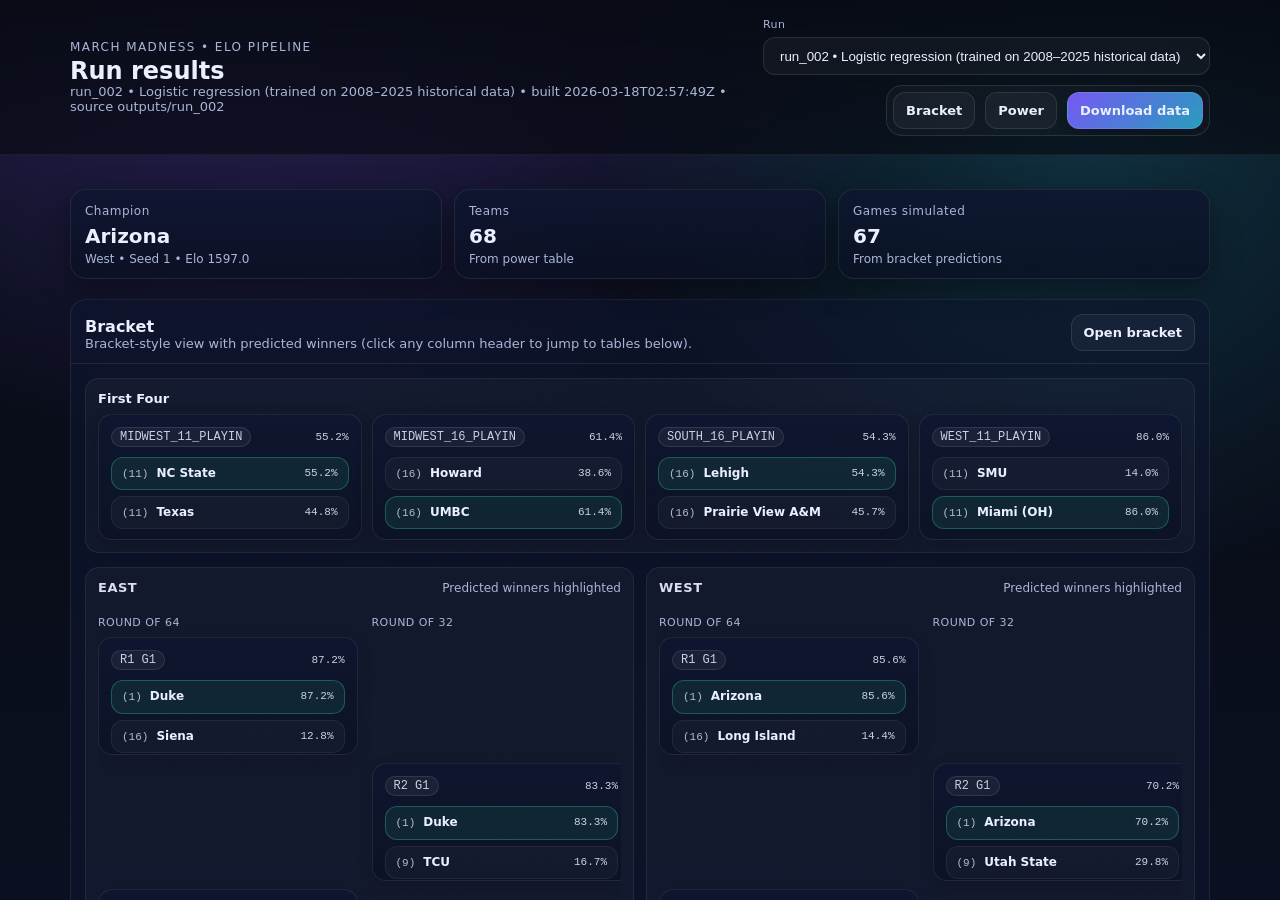
<file: docs/index.html>
<!doctype html>
<html lang="en">
  <head>
    <meta charset="utf-8" />
    <meta name="viewport" content="width=device-width, initial-scale=1" />
    <title>March Madness Runs</title>
    <style>
      :root { color-scheme: dark; }
      body { margin: 0; font-family: system-ui, -apple-system, Segoe UI, Roboto, Helvetica, Arial; background: #070A12; color: #EAF0FF; }
      .wrap { max-width: 840px; margin: 0 auto; padding: 24px 18px; }
      .card { border: 1px solid rgba(255,255,255,.10); border-radius: 16px; padding: 16px; background: rgba(255,255,255,.04); }
      .row { display:flex; gap: 10px; flex-wrap: wrap; align-items: center; }
      select, a { height: 40px; border-radius: 12px; border: 1px solid rgba(255,255,255,.12); background: rgba(255,255,255,.06); color: #EAF0FF; padding: 0 12px; text-decoration:none; display:inline-flex; align-items:center; }
      a { font-weight: 600; }
      .muted { color: rgba(234,240,255,.75); font-size: 13px; margin-top: 10px; }
      h1 { font-size: 22px; margin: 0 0 12px; }
    </style>
  </head>
  <body>
    <div class="wrap">
      <div class="card">
        <h1>March Madness runs</h1>
        <div class="row">
          <select id="runSelect"></select>
          <a id="openBtn" href="#">Open</a>
        </div>
        <div class="muted" id="hint">Loading runs…</div>
      </div>
    </div>
    <script>
      async function loadRuns() {
        const res = await fetch('./runs.json', { cache: 'no-store' });
        if (!res.ok) throw new Error('runs.json not found');
        return res.json();
      }
      function setHint(s) { document.getElementById('hint').textContent = s; }
      function linkToRun(runId) { return `./${runId}/index.html`; }
      (async () => {
        try {
          const m = await loadRuns();
          const runs = Array.isArray(m.runs) ? m.runs : [];
          const sel = document.getElementById('runSelect');
          sel.innerHTML = '';
          runs.forEach((r) => {
            const id = r && (r.id || r.path) ? (r.id || r.path) : String(r);
            const label = r && typeof r === 'object' ? (r.method_short || r.label || '') : '';
            const opt = document.createElement('option');
            opt.value = id;
            opt.textContent = label ? `${id} • ${label}` : id;
            sel.appendChild(opt);
          });
          const latest = m.latest || (runs[0] && (runs[0].id || runs[0].path)) || (runs[0] || '');
          if (latest) sel.value = latest;
          const openBtn = document.getElementById('openBtn');
          const update = () => { openBtn.href = linkToRun(sel.value); setHint(m.updated_at ? `Manifest updated ${m.updated_at}` : ''); };
          sel.addEventListener('change', update);
          update();
          const known = runs.some((r) => (r && typeof r === 'object' ? (r.id || r.path) : String(r)) === latest);
          if (latest && known) window.location.replace(linkToRun(latest));
        } catch (e) {
          setHint('No runs manifest yet. Build a run site to generate runs.json.');
          document.getElementById('openBtn').style.display = 'none';
        }
      })();
    </script>
  </body>
</html>
</file>
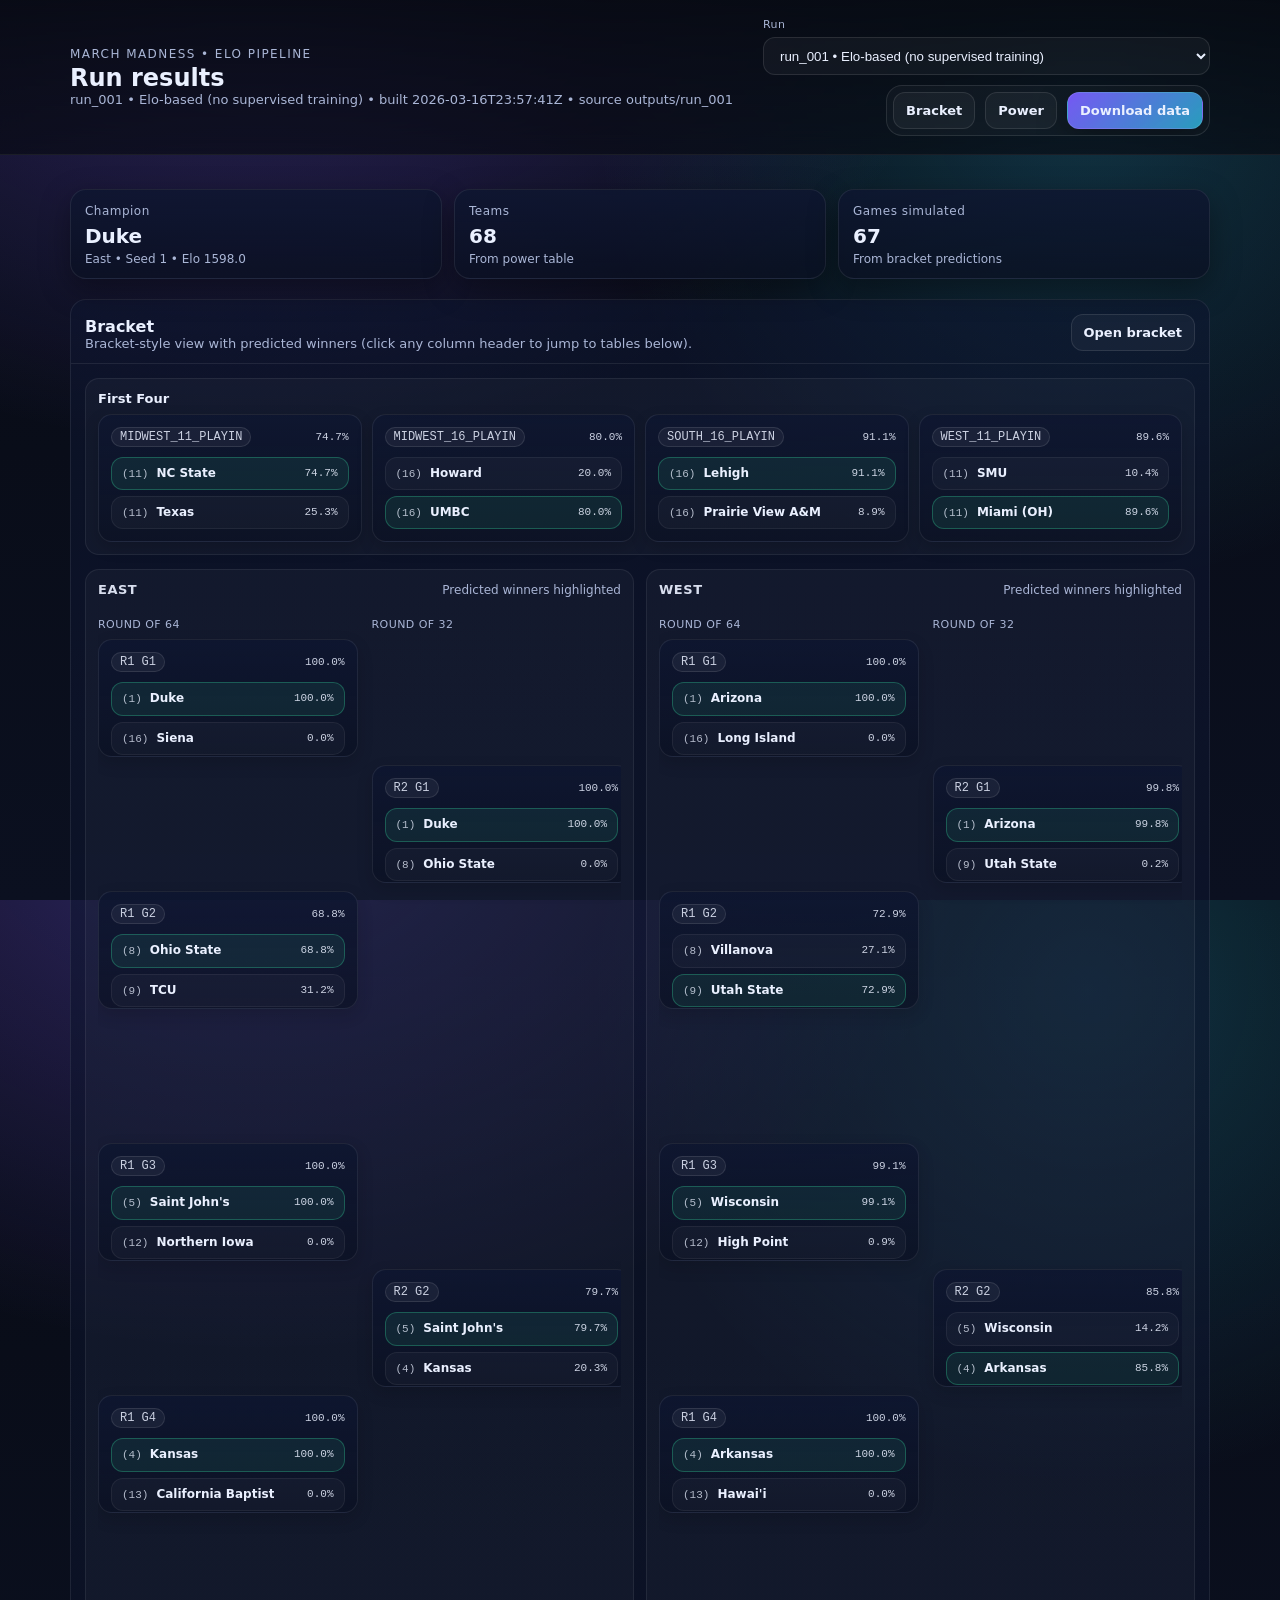
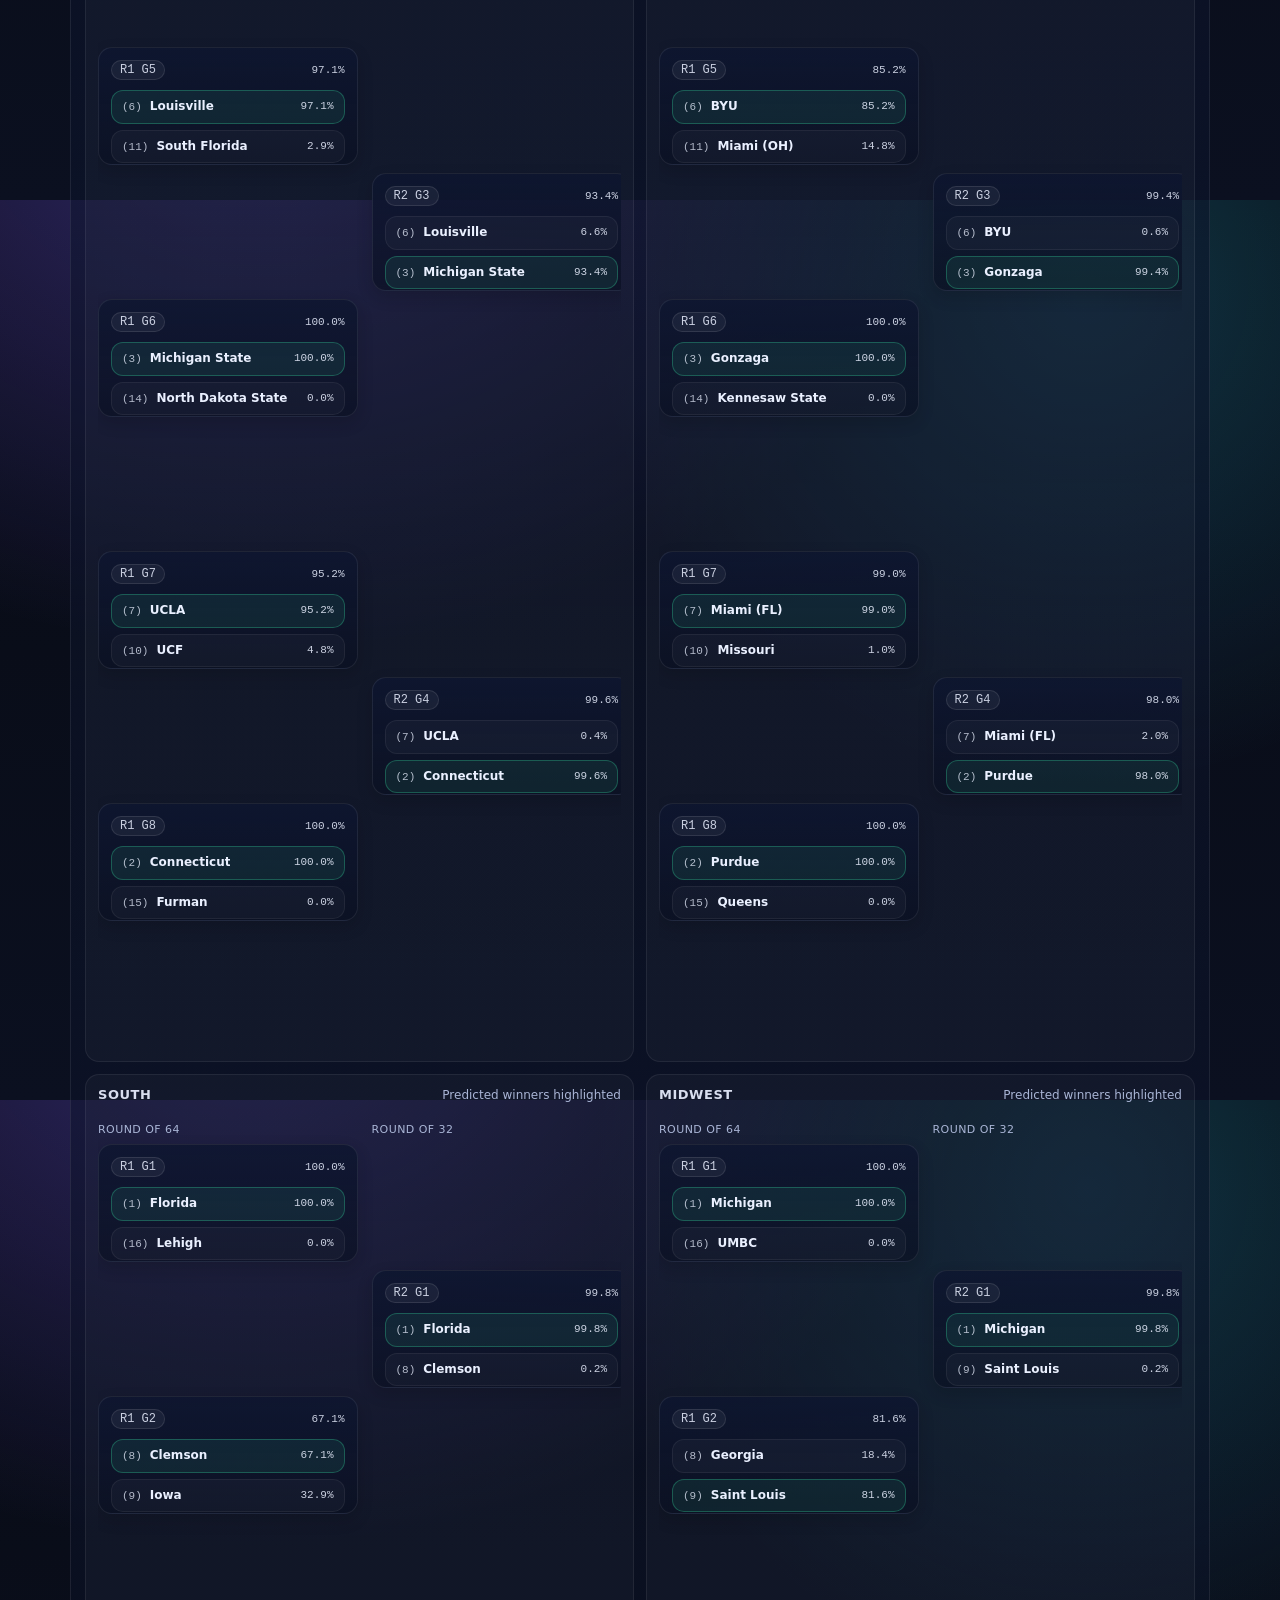
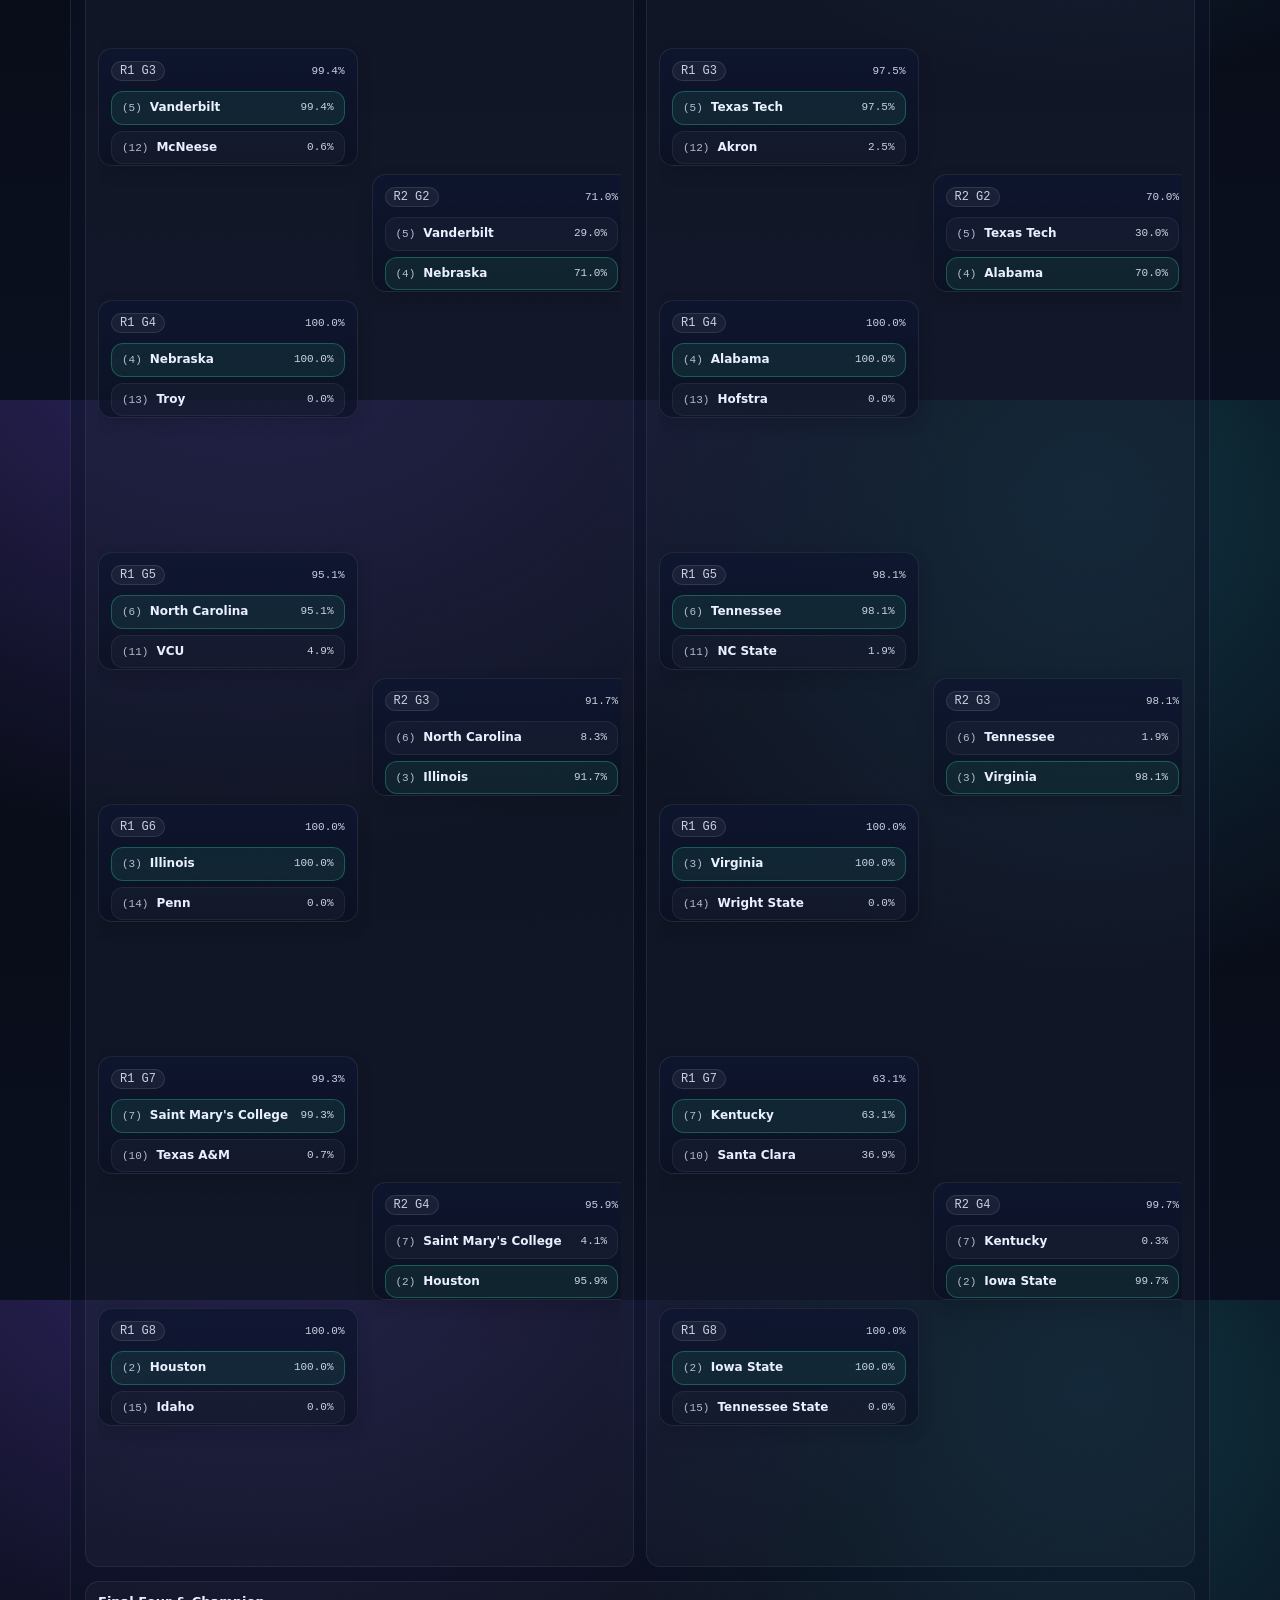
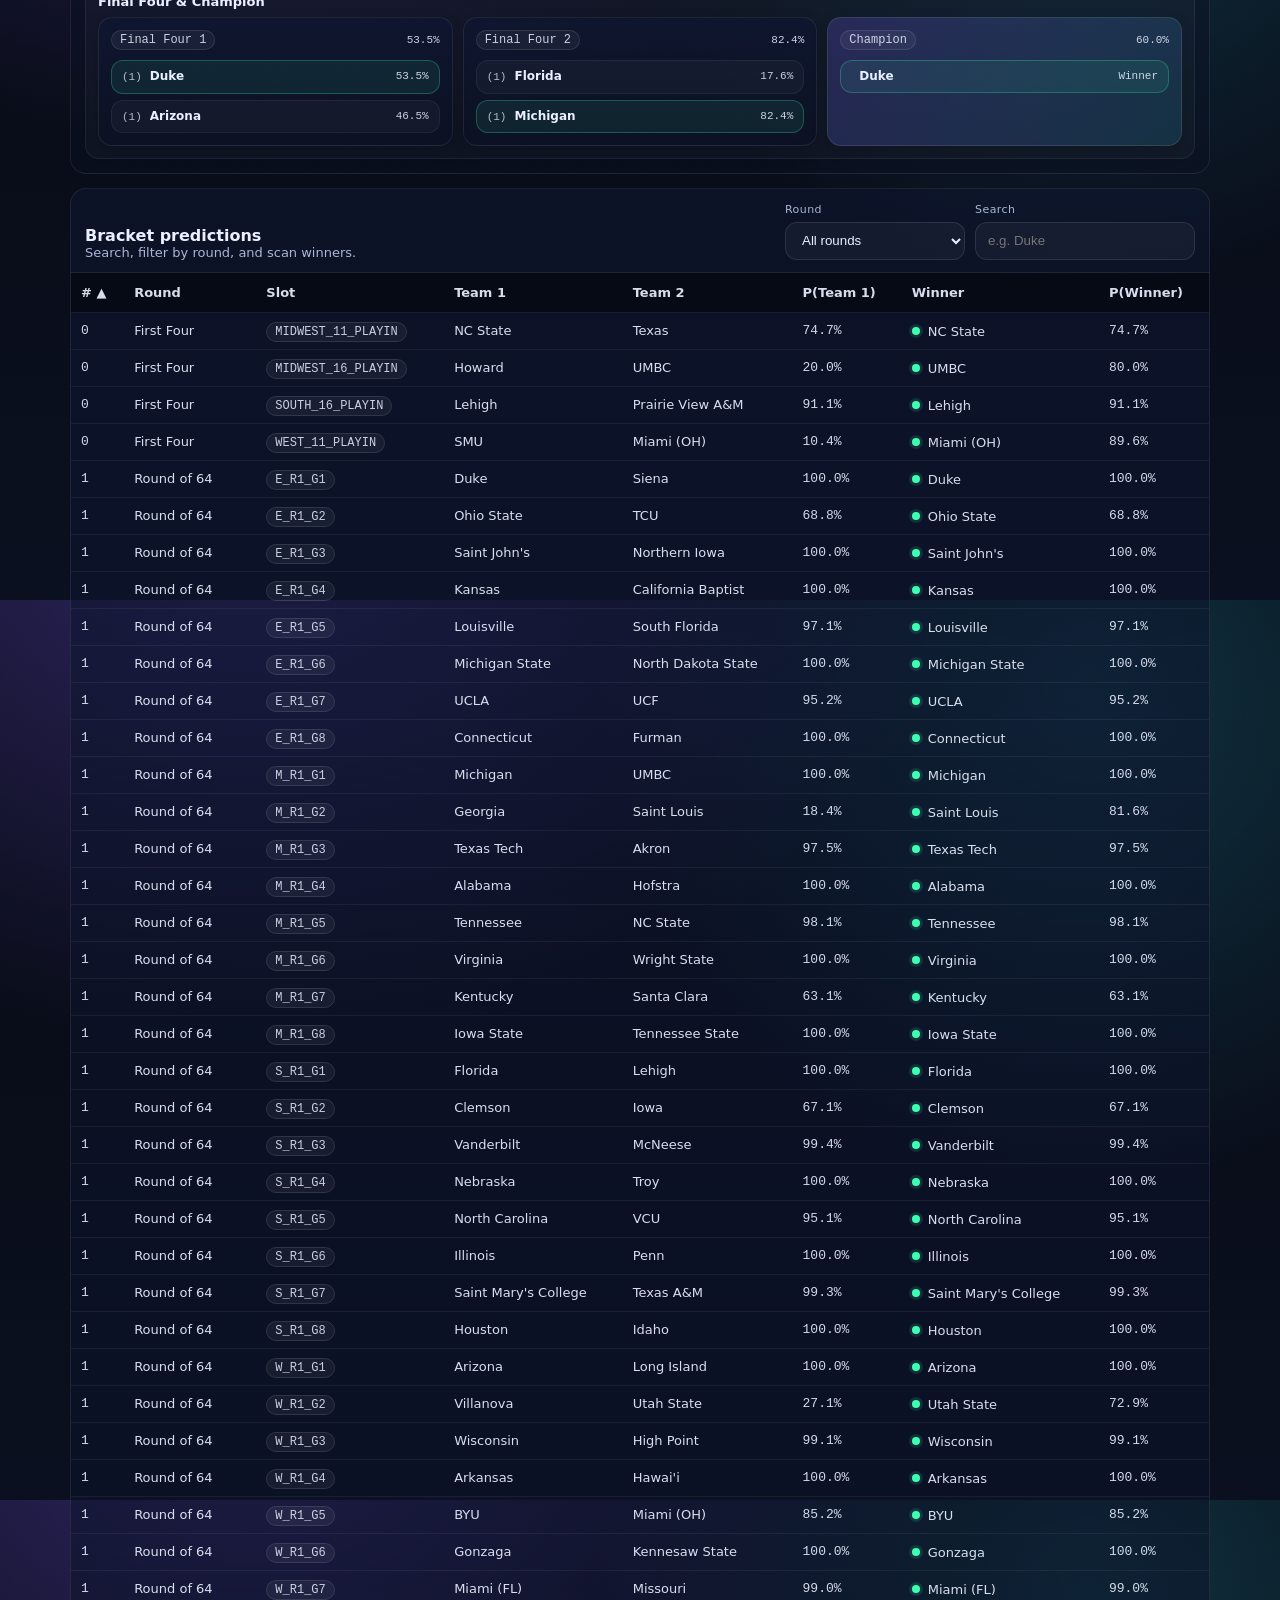
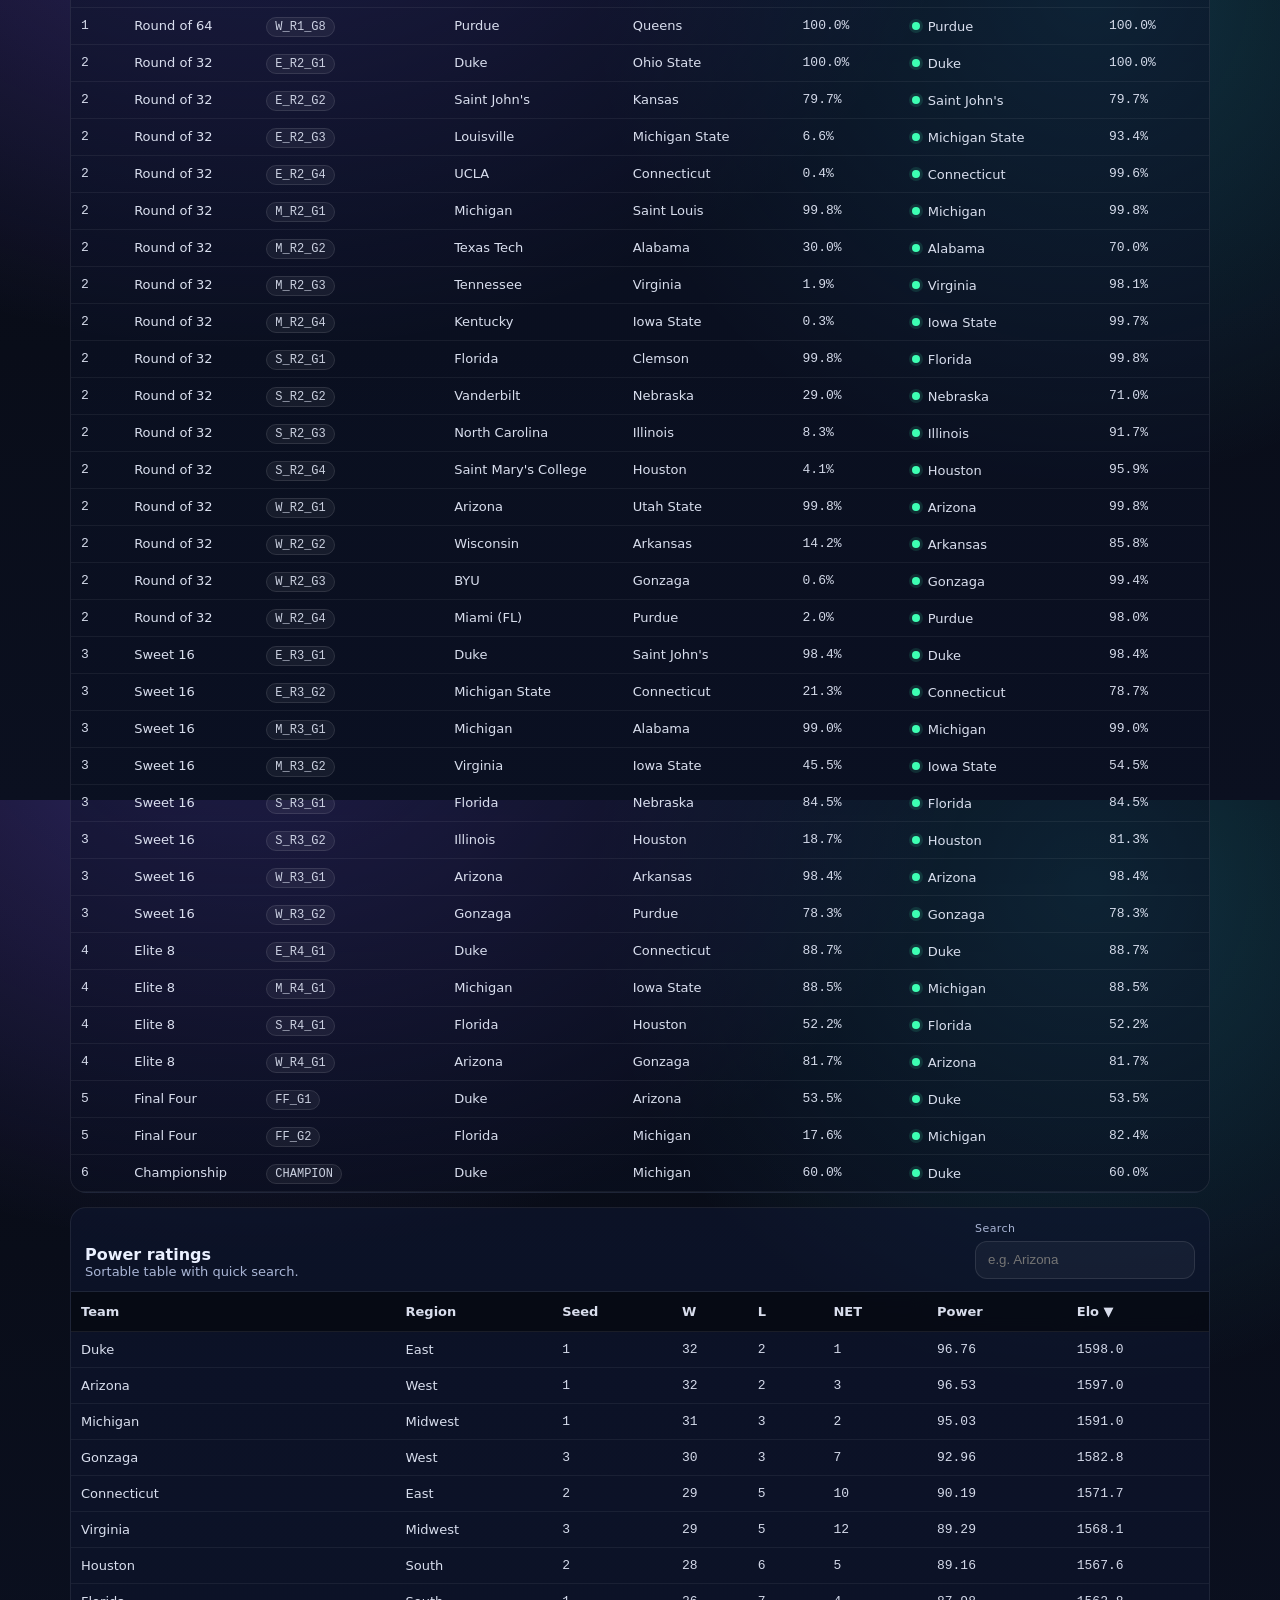
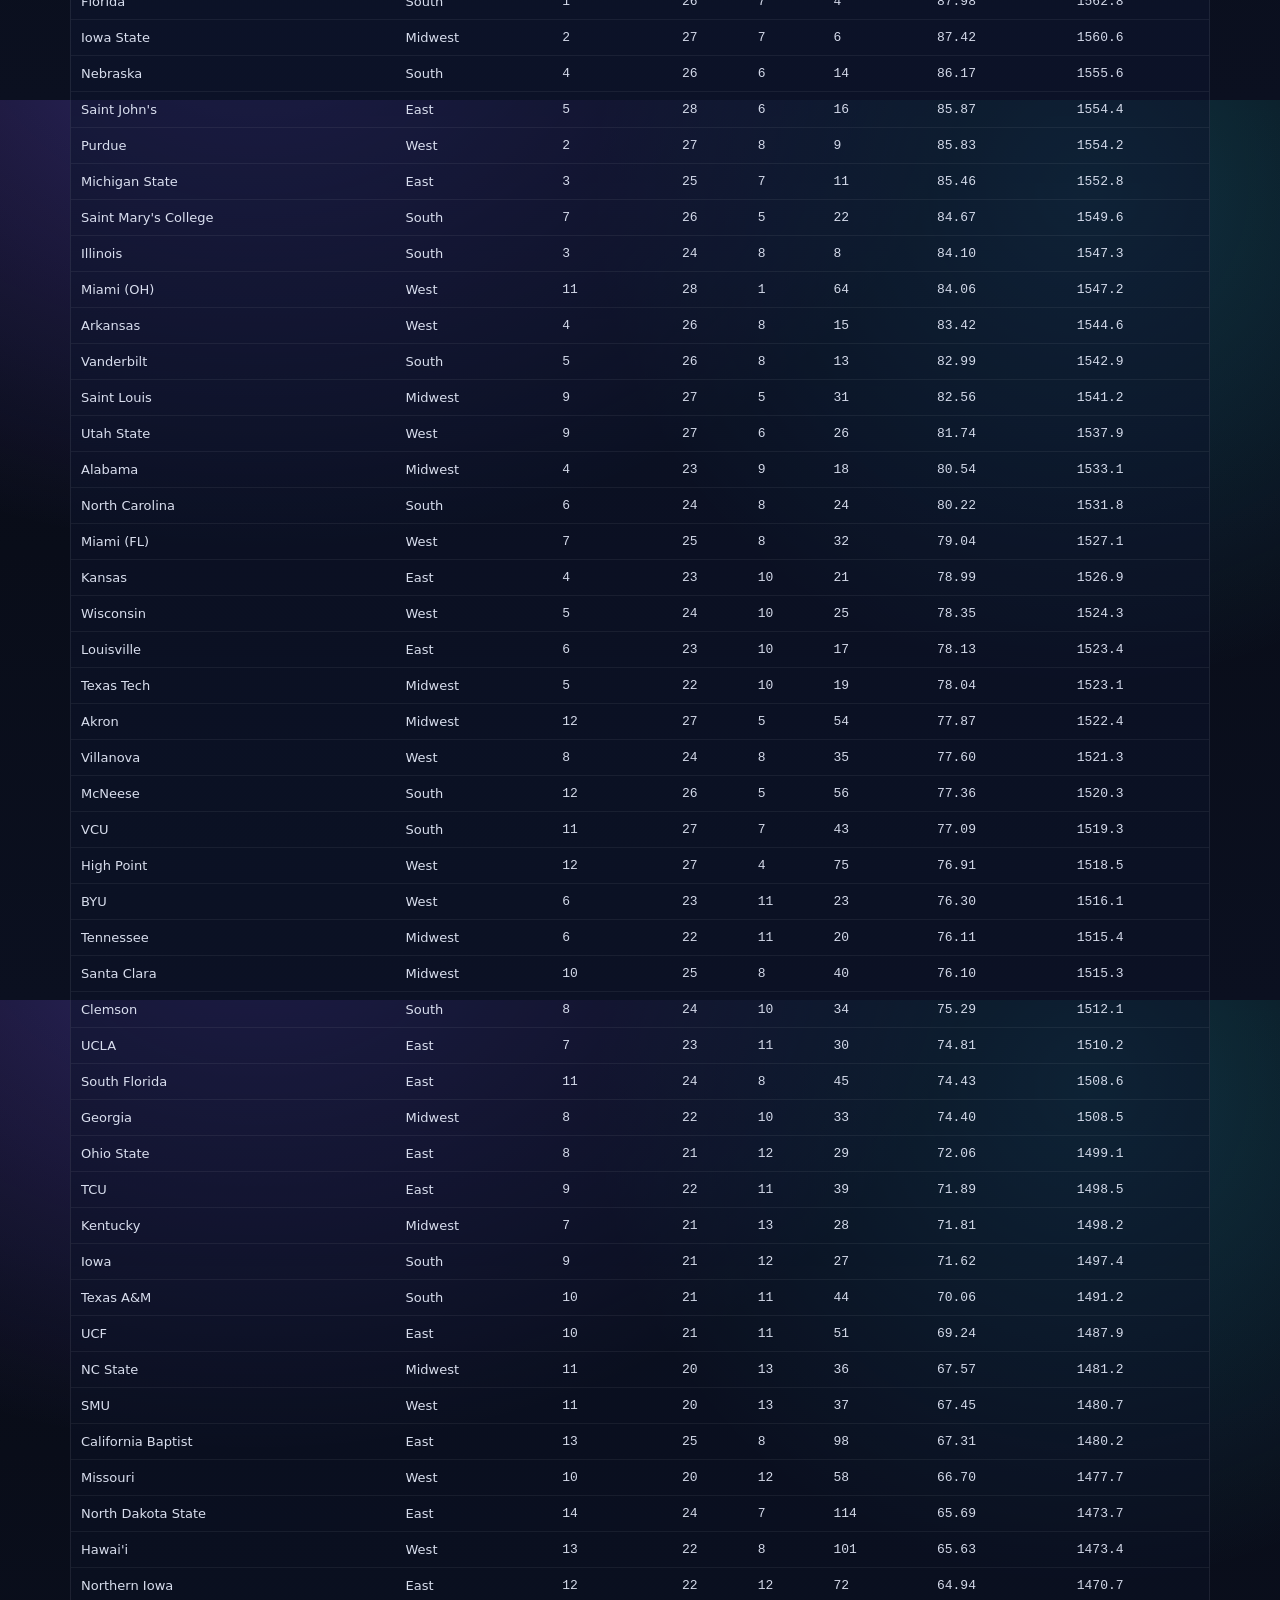
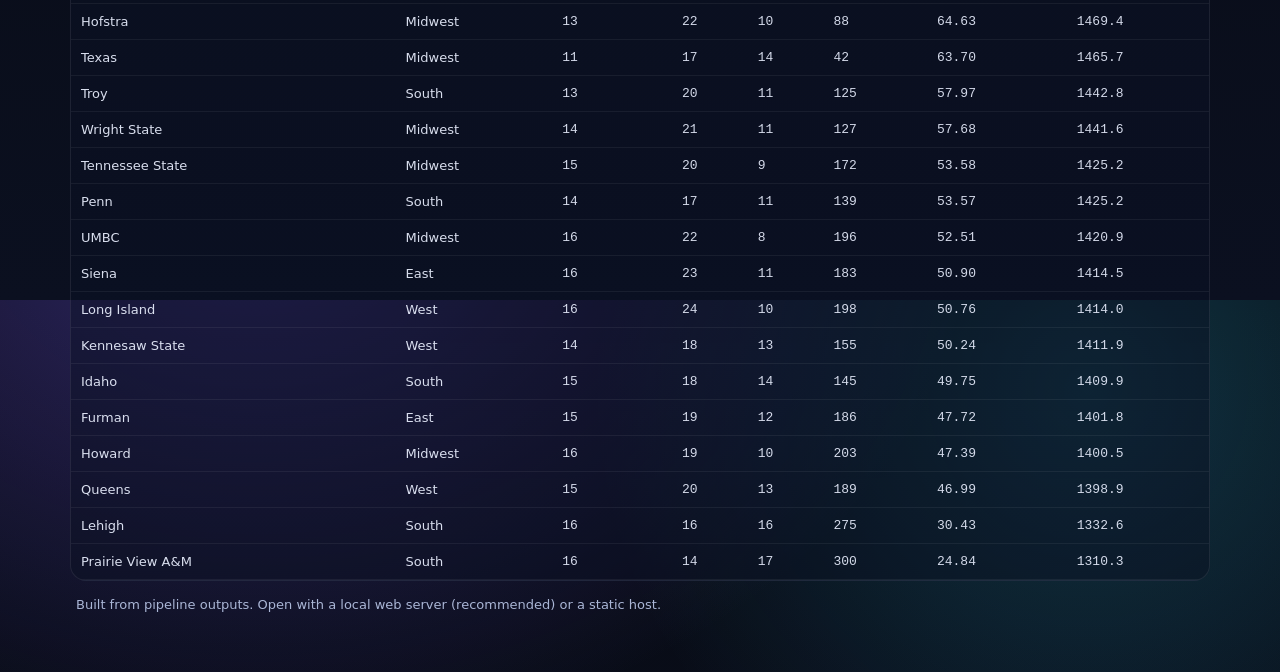
<file: docs/run_001/index.html>
<!doctype html>
<html lang="en">
  <head>
    <meta charset="utf-8" />
    <meta name="viewport" content="width=device-width, initial-scale=1" />
    <title>March Madness Run</title>
    <link rel="stylesheet" href="./assets/styles.css" />
  </head>
  <body>
    <div class="bg"></div>
    <header class="header">
      <div class="container header__inner">
        <div>
          <div class="kicker">March Madness • Elo Pipeline</div>
          <h1 class="title">Run results</h1>
          <div class="subtle" id="runMeta">Loading…</div>
        </div>
	        <div class="header__actions">
	          <div class="runRow">
	            <label class="field">
	              <span class="field__label">Run</span>
	              <select id="runSelect" class="select"></select>
	            </label>
	          </div>
	          <nav class="navRow" aria-label="Run navigation">
	            <a class="btn btn--ghost" href="./bracket.html">Bracket</a>
	            <a class="btn btn--ghost" href="./power.html">Power</a>
	            <a class="btn" id="downloadZip" href="#" download>Download data</a>
	          </nav>
	        </div>
      </div>
    </header>

    <main class="container main">
      <section class="cards">
        <article class="card">
          <div class="card__label">Champion</div>
          <div class="card__value" id="championValue">—</div>
          <div class="card__hint" id="championHint">—</div>
        </article>
        <article class="card">
          <div class="card__label">Teams</div>
          <div class="card__value" id="teamsCount">—</div>
          <div class="card__hint">From power table</div>
        </article>
        <article class="card">
          <div class="card__label">Games simulated</div>
          <div class="card__value" id="gamesCount">—</div>
          <div class="card__hint">From bracket predictions</div>
        </article>
      </section>

      <section class="panel" id="bracketviz">
        <div class="panel__header">
          <div>
            <h2 class="panel__title">Bracket</h2>
            <div class="subtle">Bracket-style view with predicted winners (click any column header to jump to tables below).</div>
          </div>
          <div class="panel__controls">
            <a class="btn btn--ghost" href="./bracket.html">Open bracket</a>
          </div>
        </div>

        <div class="bracketWrap">
          <div class="bracketSection" id="firstFour"></div>
          <div class="regionGrid" id="regionGrid"></div>
          <div class="bracketSection" id="finalFour"></div>
        </div>
      </section>

      <section class="panel" id="bracket">
        <div class="panel__header">
          <div>
            <h2 class="panel__title">Bracket predictions</h2>
            <div class="subtle">Search, filter by round, and scan winners.</div>
          </div>
          <div class="panel__controls">
            <label class="field">
              <span class="field__label">Round</span>
              <select id="roundFilter" class="select"></select>
            </label>
            <label class="field">
              <span class="field__label">Search</span>
              <input id="bracketSearch" class="input" placeholder="e.g. Duke" />
            </label>
          </div>
        </div>
        <div class="tableWrap">
          <table class="table" id="bracketTable">
            <thead>
              <tr>
                <th data-key="round_order" data-type="number">#</th>
                <th data-key="round_name" data-type="string">Round</th>
                <th data-key="slot" data-type="string">Slot</th>
                <th data-key="team1" data-type="string">Team 1</th>
                <th data-key="team2" data-type="string">Team 2</th>
                <th data-key="team1_win_prob" data-type="number">P(Team 1)</th>
                <th data-key="winner" data-type="string">Winner</th>
                <th data-key="winner_prob" data-type="number">P(Winner)</th>
              </tr>
            </thead>
            <tbody></tbody>
          </table>
        </div>
      </section>

      <section class="panel" id="power">
        <div class="panel__header">
          <div>
            <h2 class="panel__title">Power ratings</h2>
            <div class="subtle">Sortable table with quick search.</div>
          </div>
          <div class="panel__controls">
            <label class="field">
              <span class="field__label">Search</span>
              <input id="powerSearch" class="input" placeholder="e.g. Arizona" />
            </label>
          </div>
        </div>
        <div class="tableWrap">
          <table class="table" id="powerTable">
            <thead>
              <tr>
                <th data-key="team" data-type="string">Team</th>
                <th data-key="region" data-type="string">Region</th>
                <th data-key="seed" data-type="number">Seed</th>
                <th data-key="wins" data-type="number">W</th>
                <th data-key="losses" data-type="number">L</th>
                <th data-key="net_rank" data-type="number">NET</th>
                <th data-key="power_score" data-type="number">Power</th>
                <th data-key="elo" data-type="number">Elo</th>
              </tr>
            </thead>
            <tbody></tbody>
          </table>
        </div>
      </section>

      <footer class="footer">
        <div class="subtle">
          Built from pipeline outputs. Open with a local web server (recommended) or a static host.
        </div>
      </footer>
    </main>

    <script src="./assets/app.js"></script>
  </body>
</html>
</file>
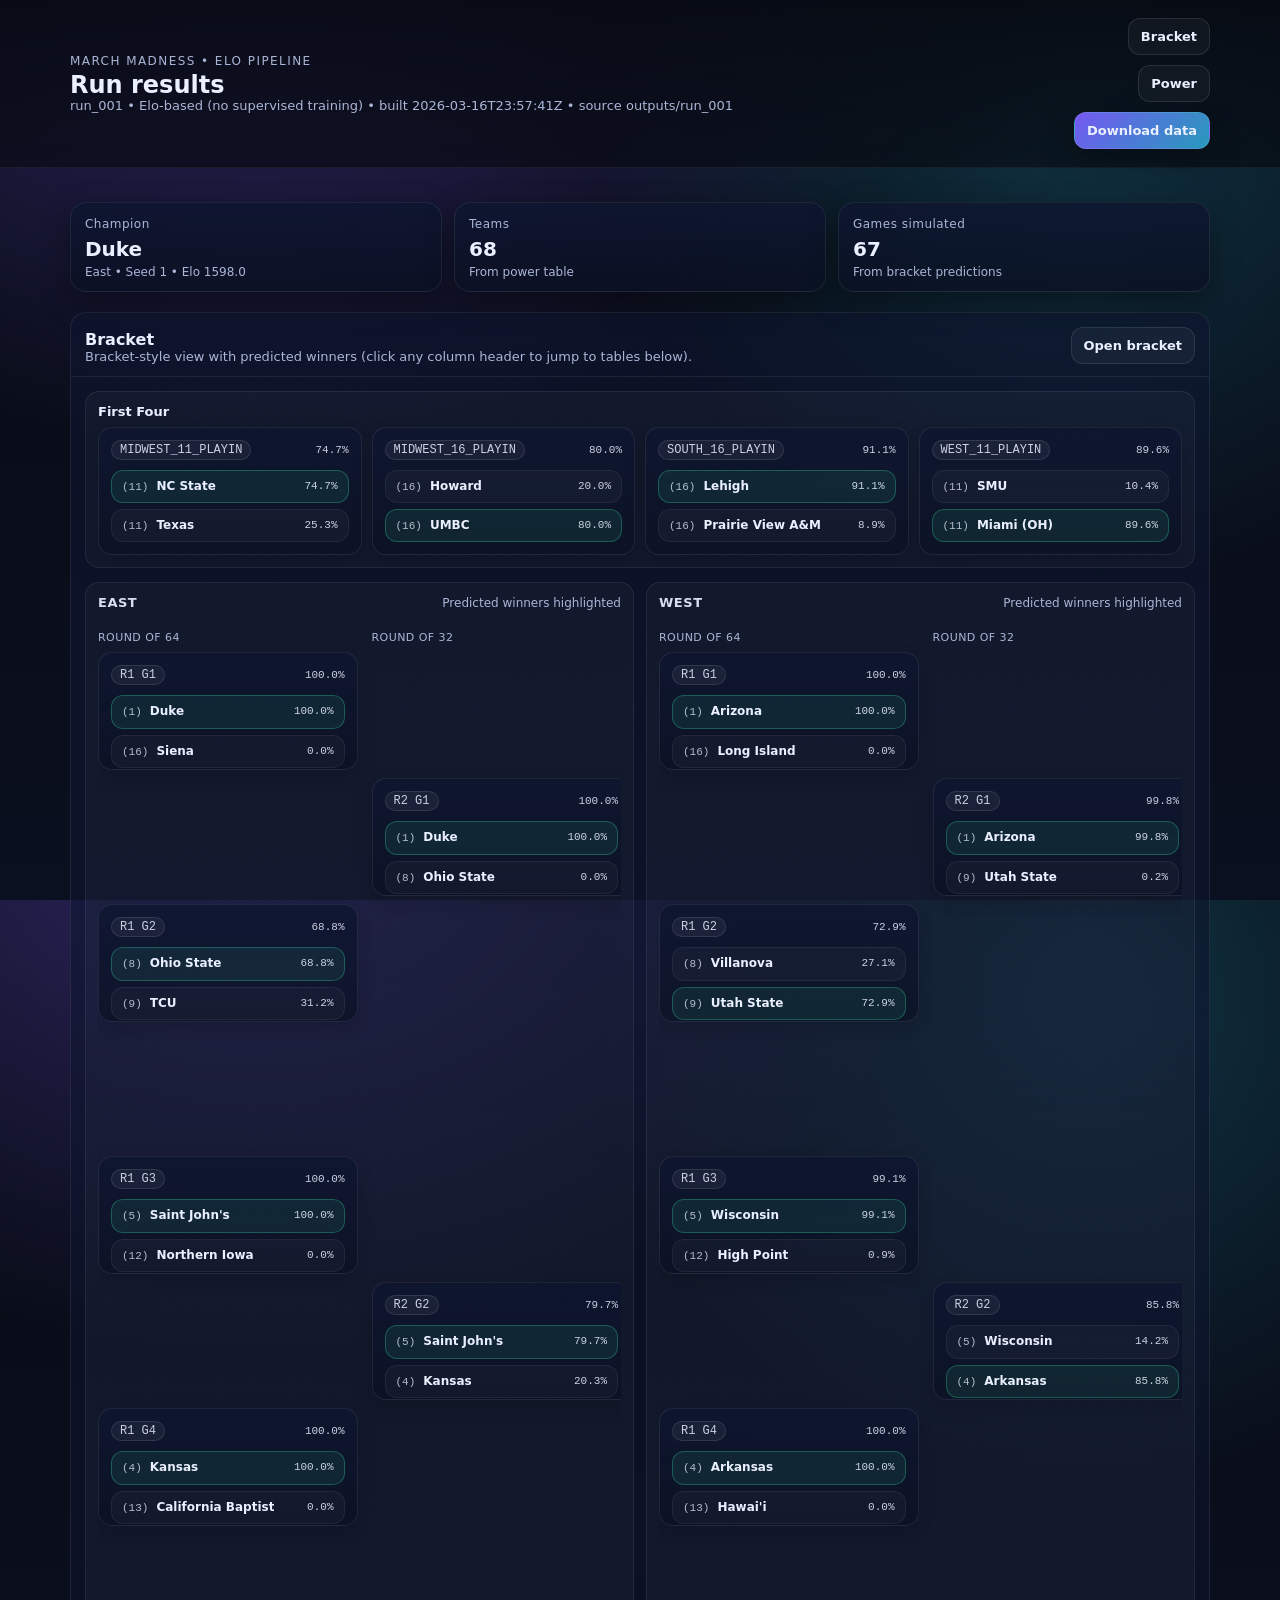
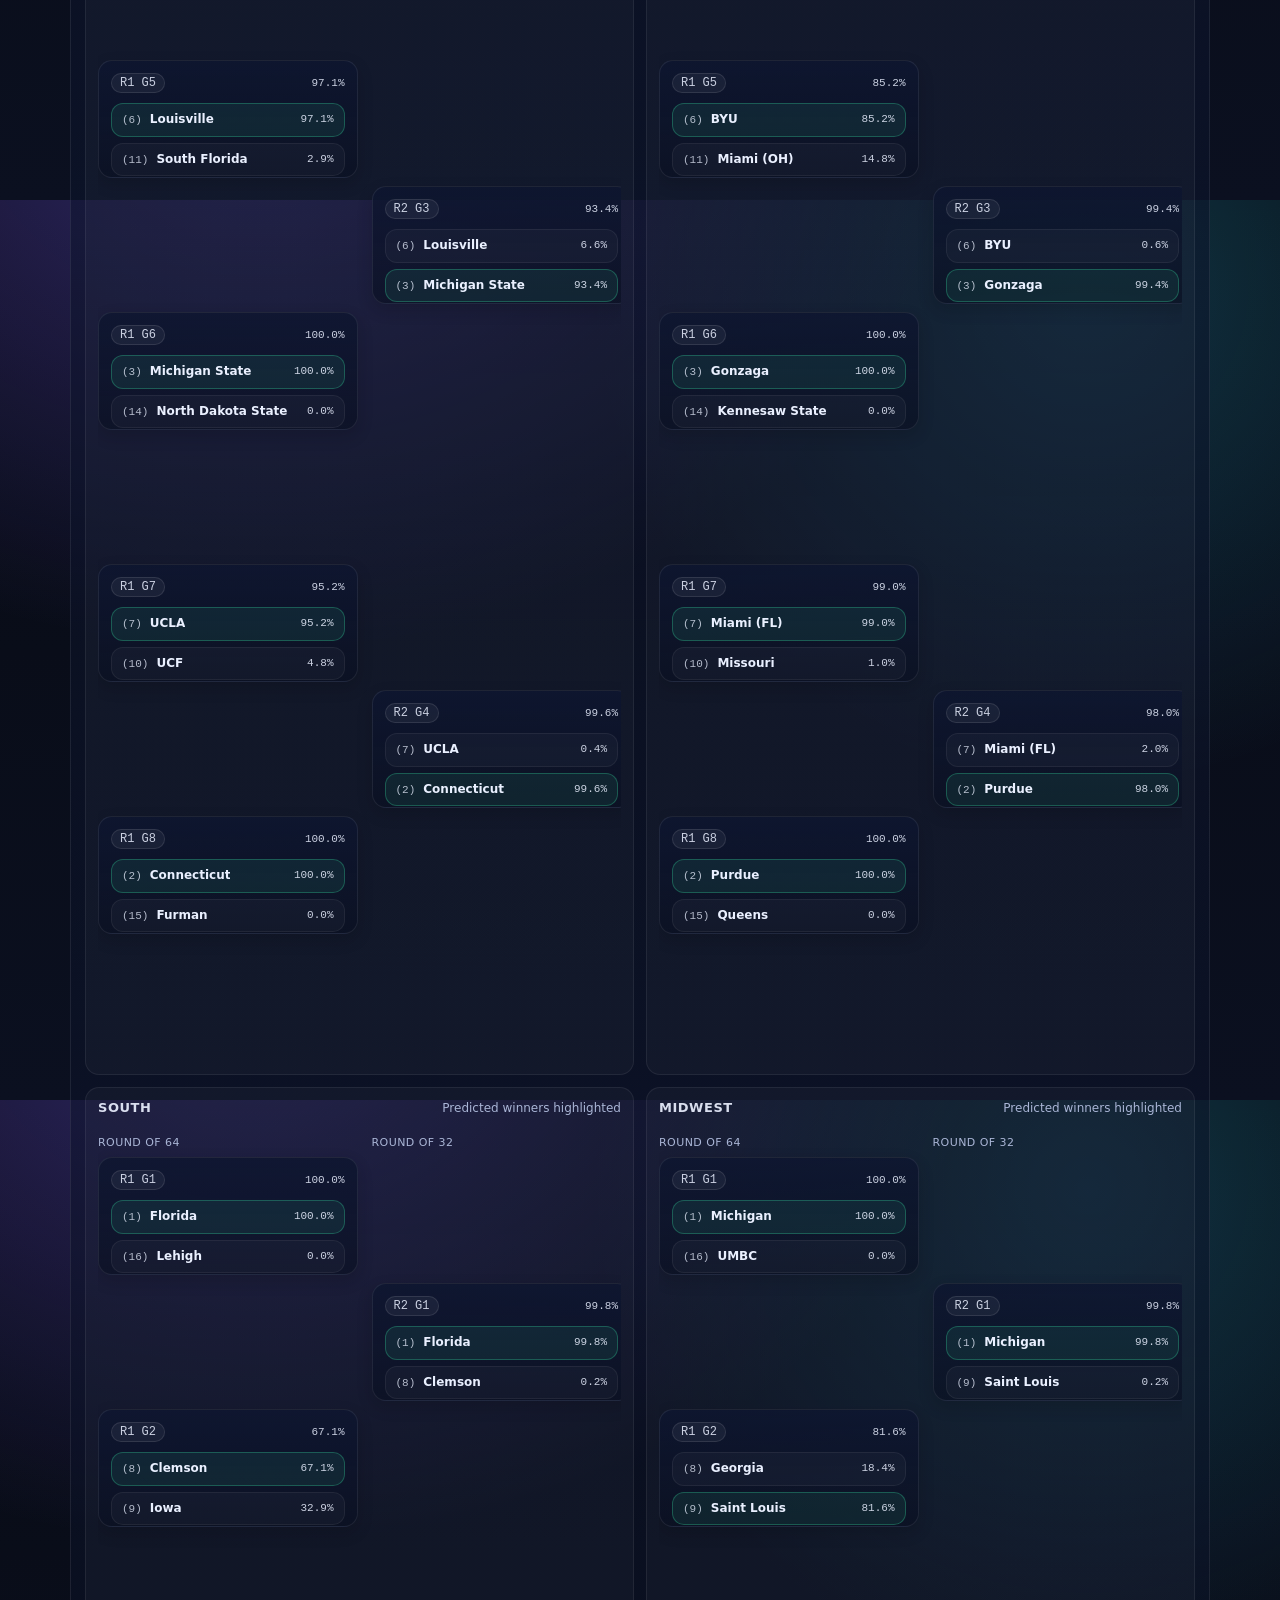
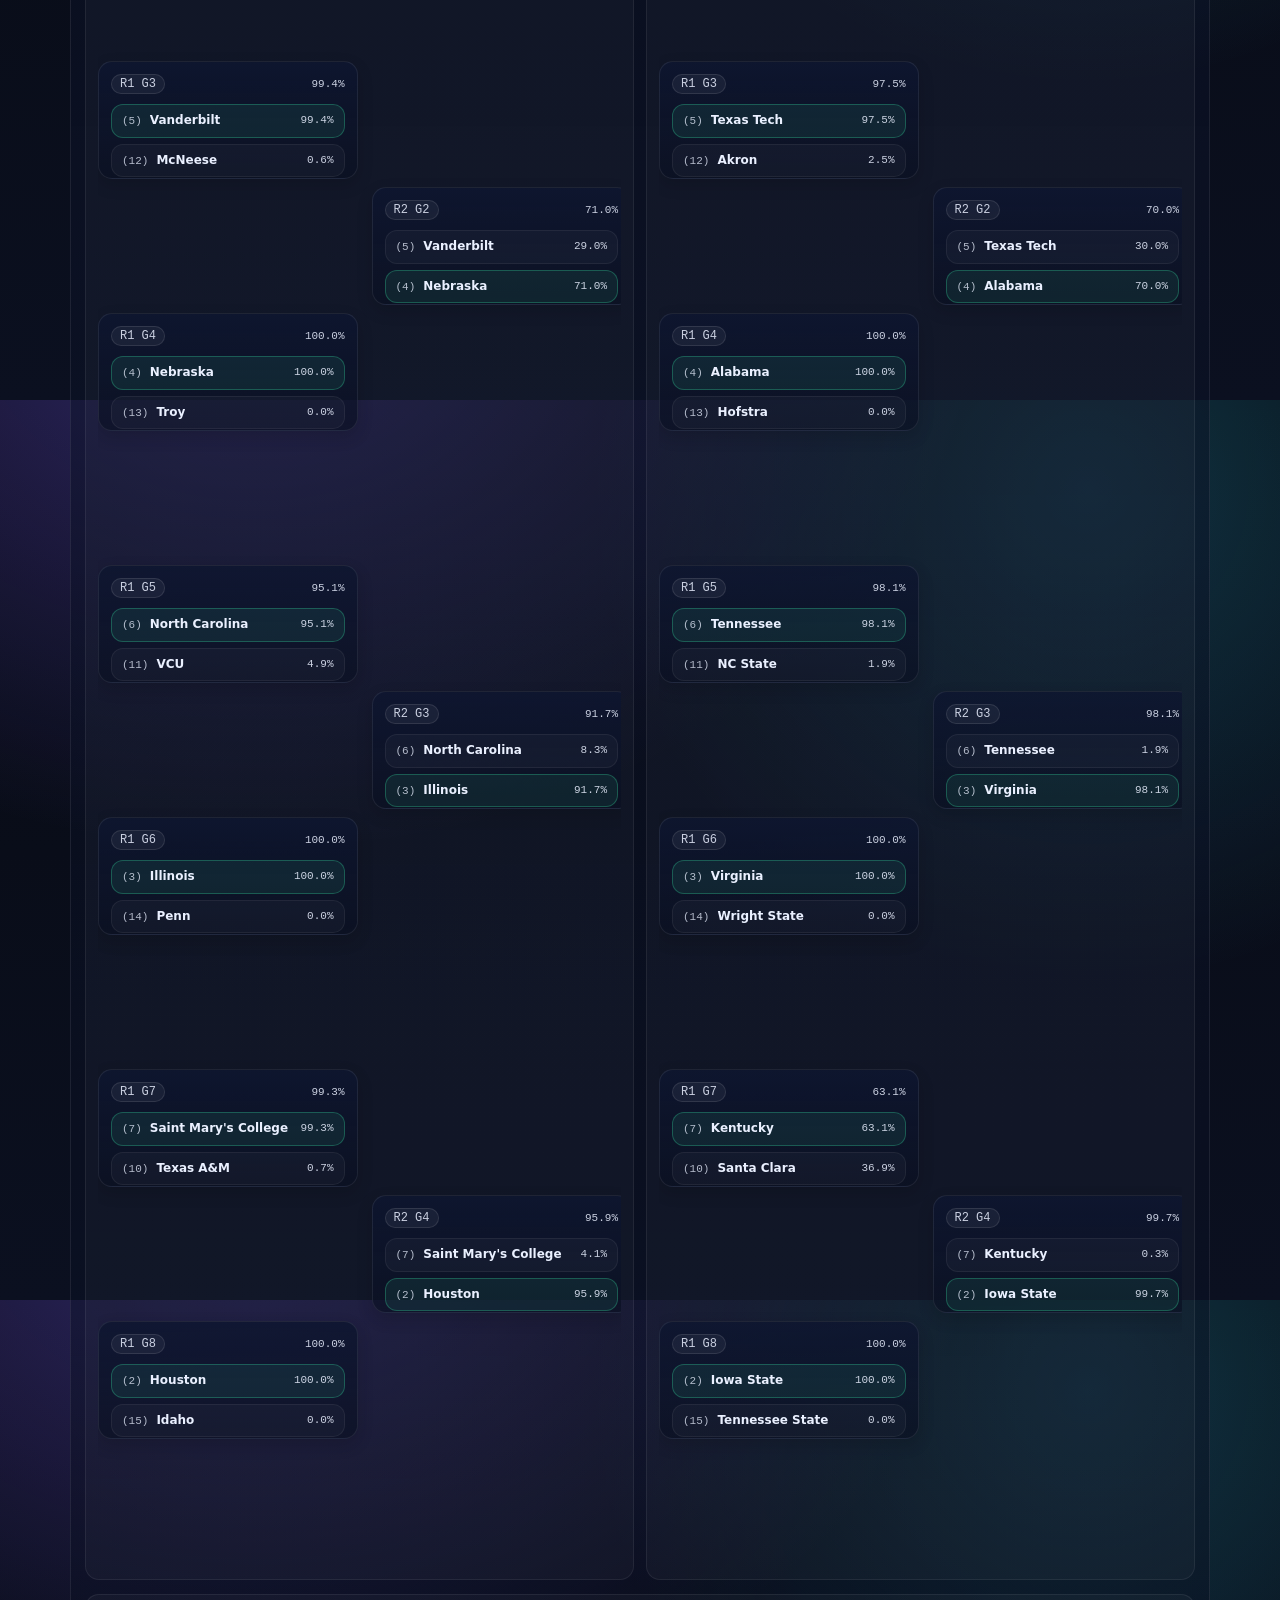
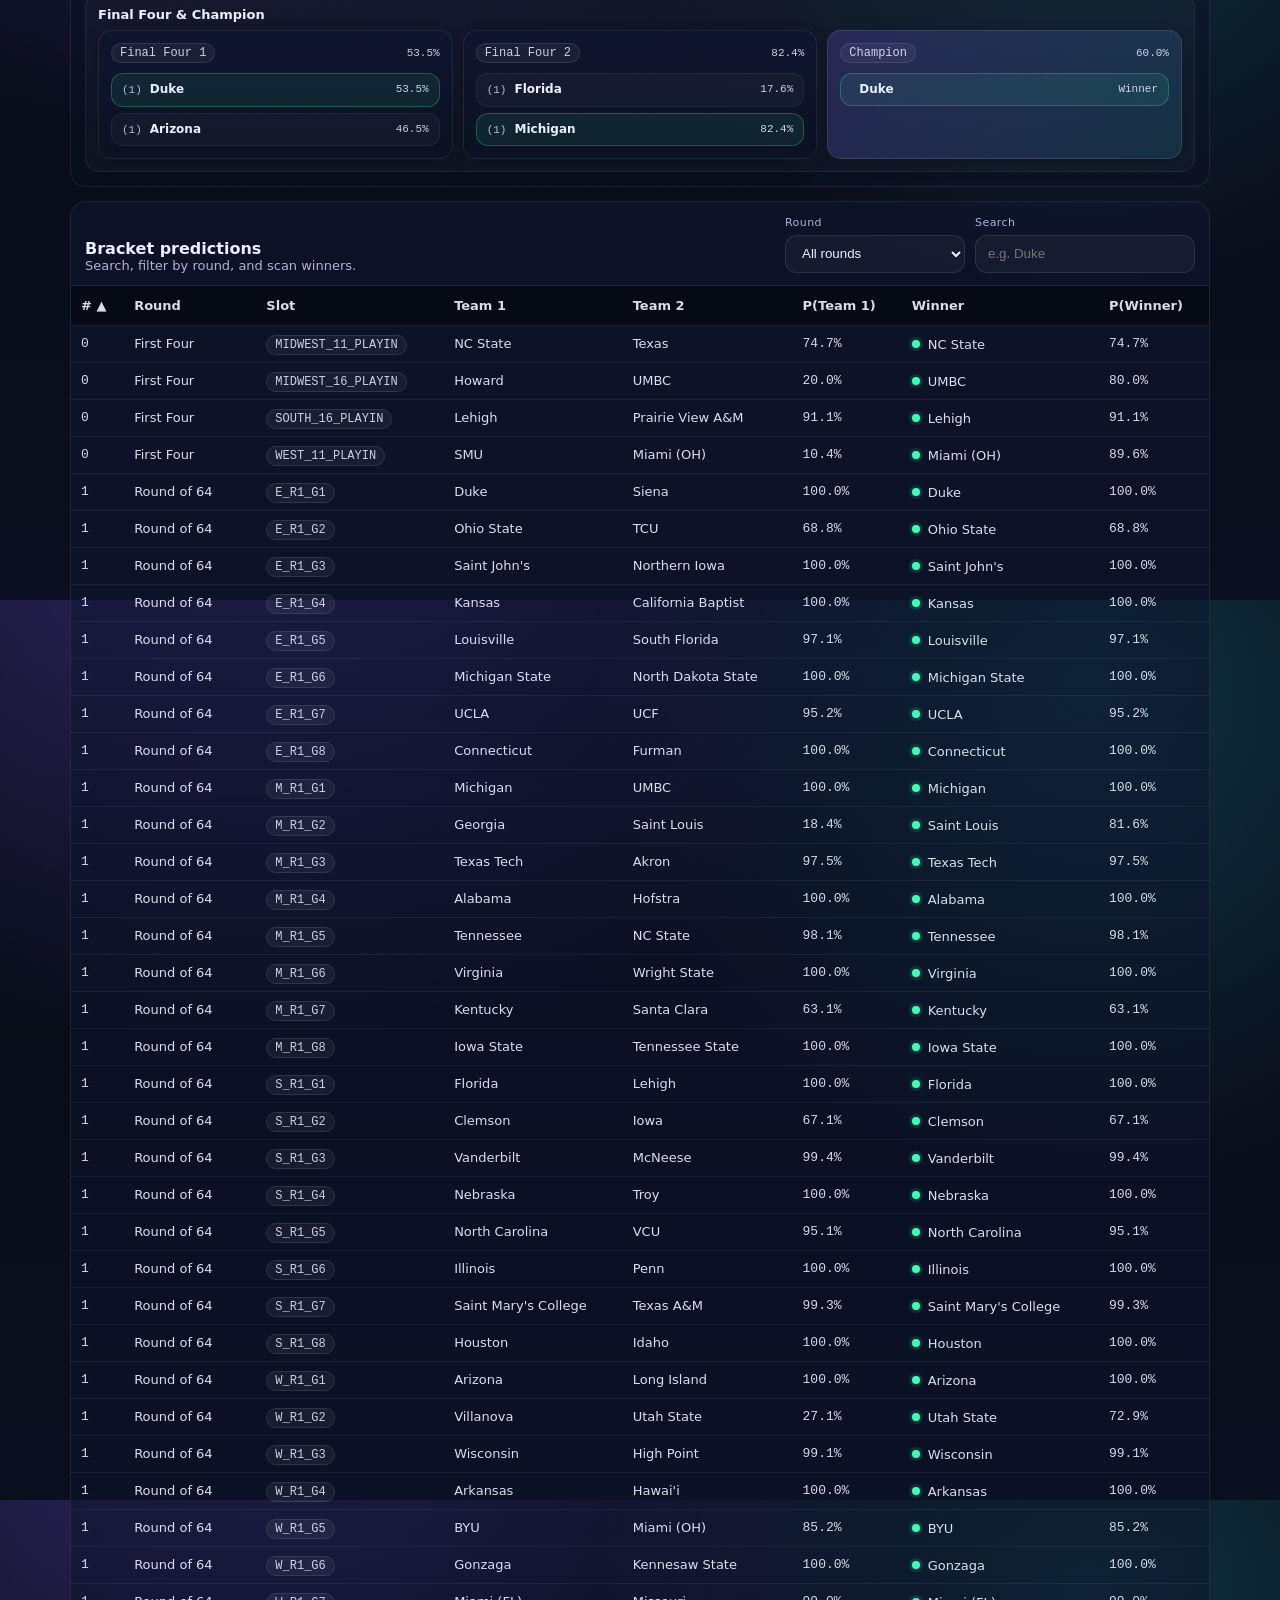
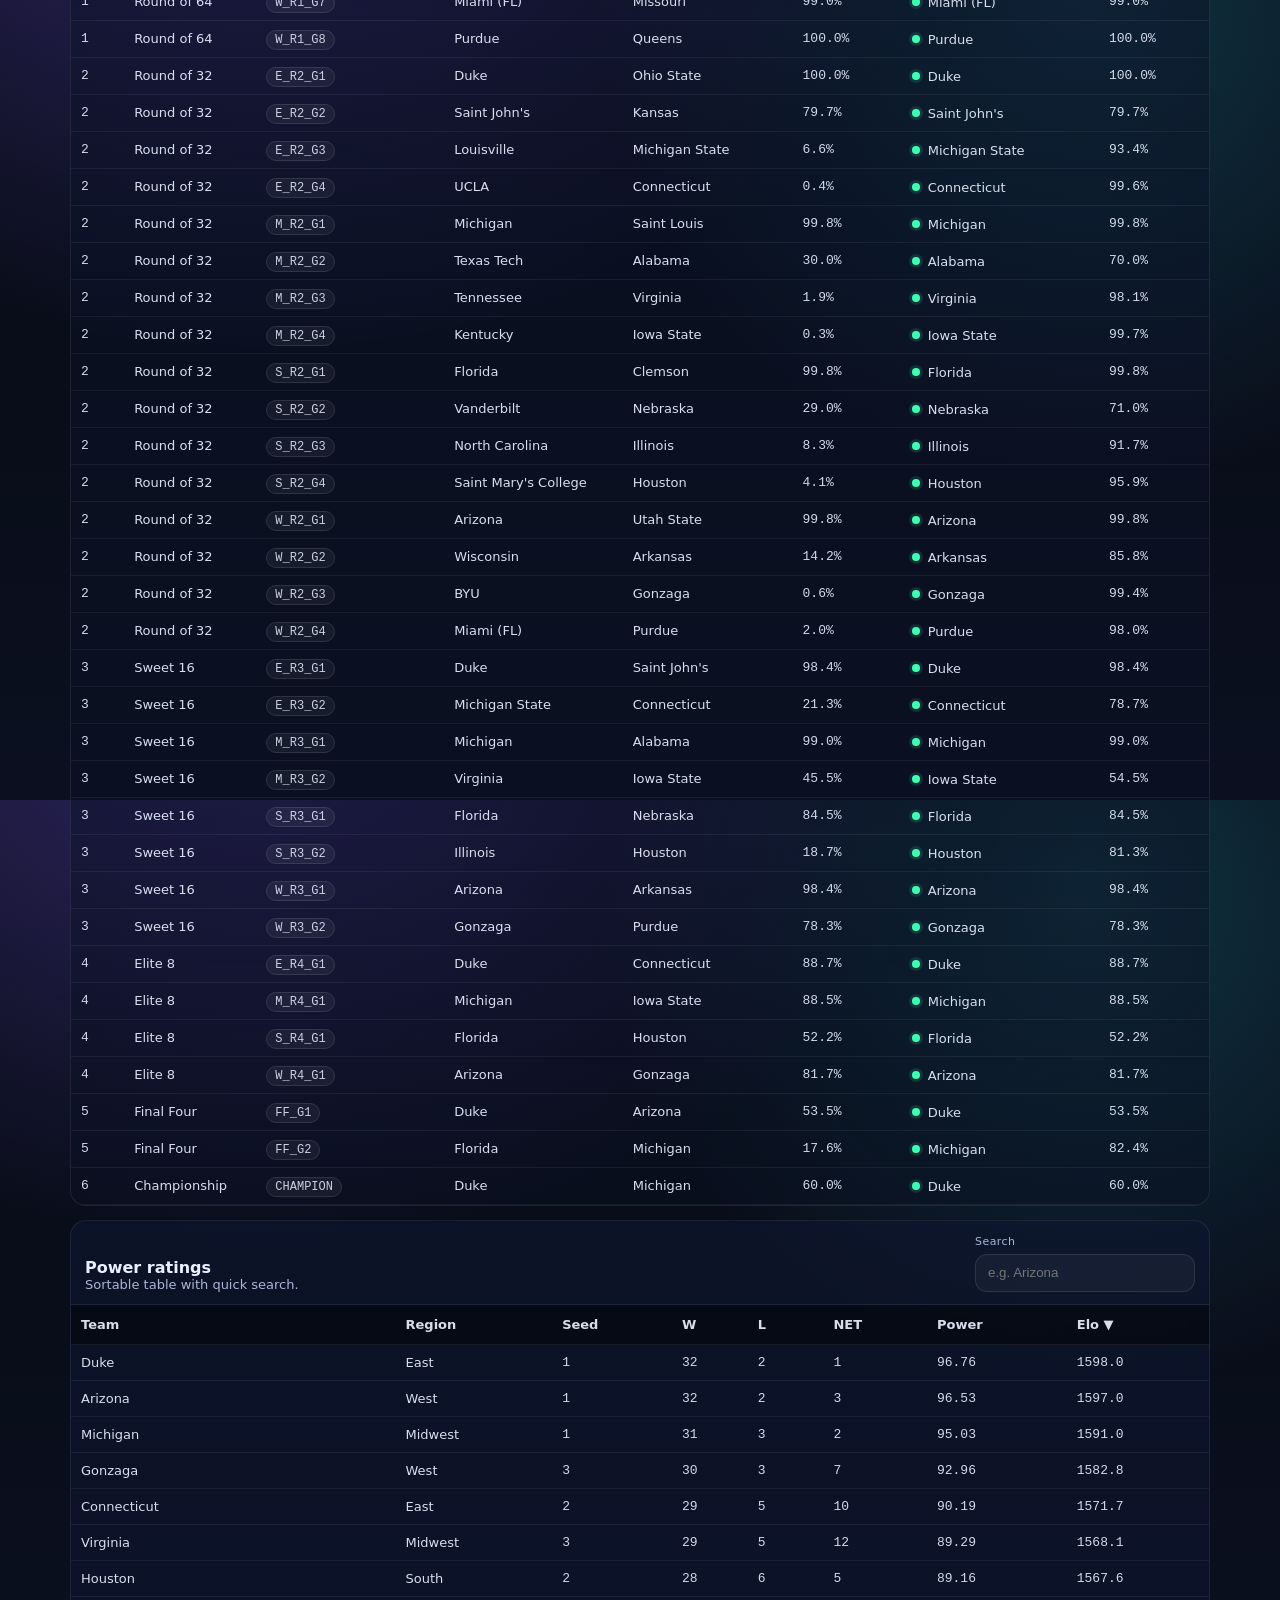
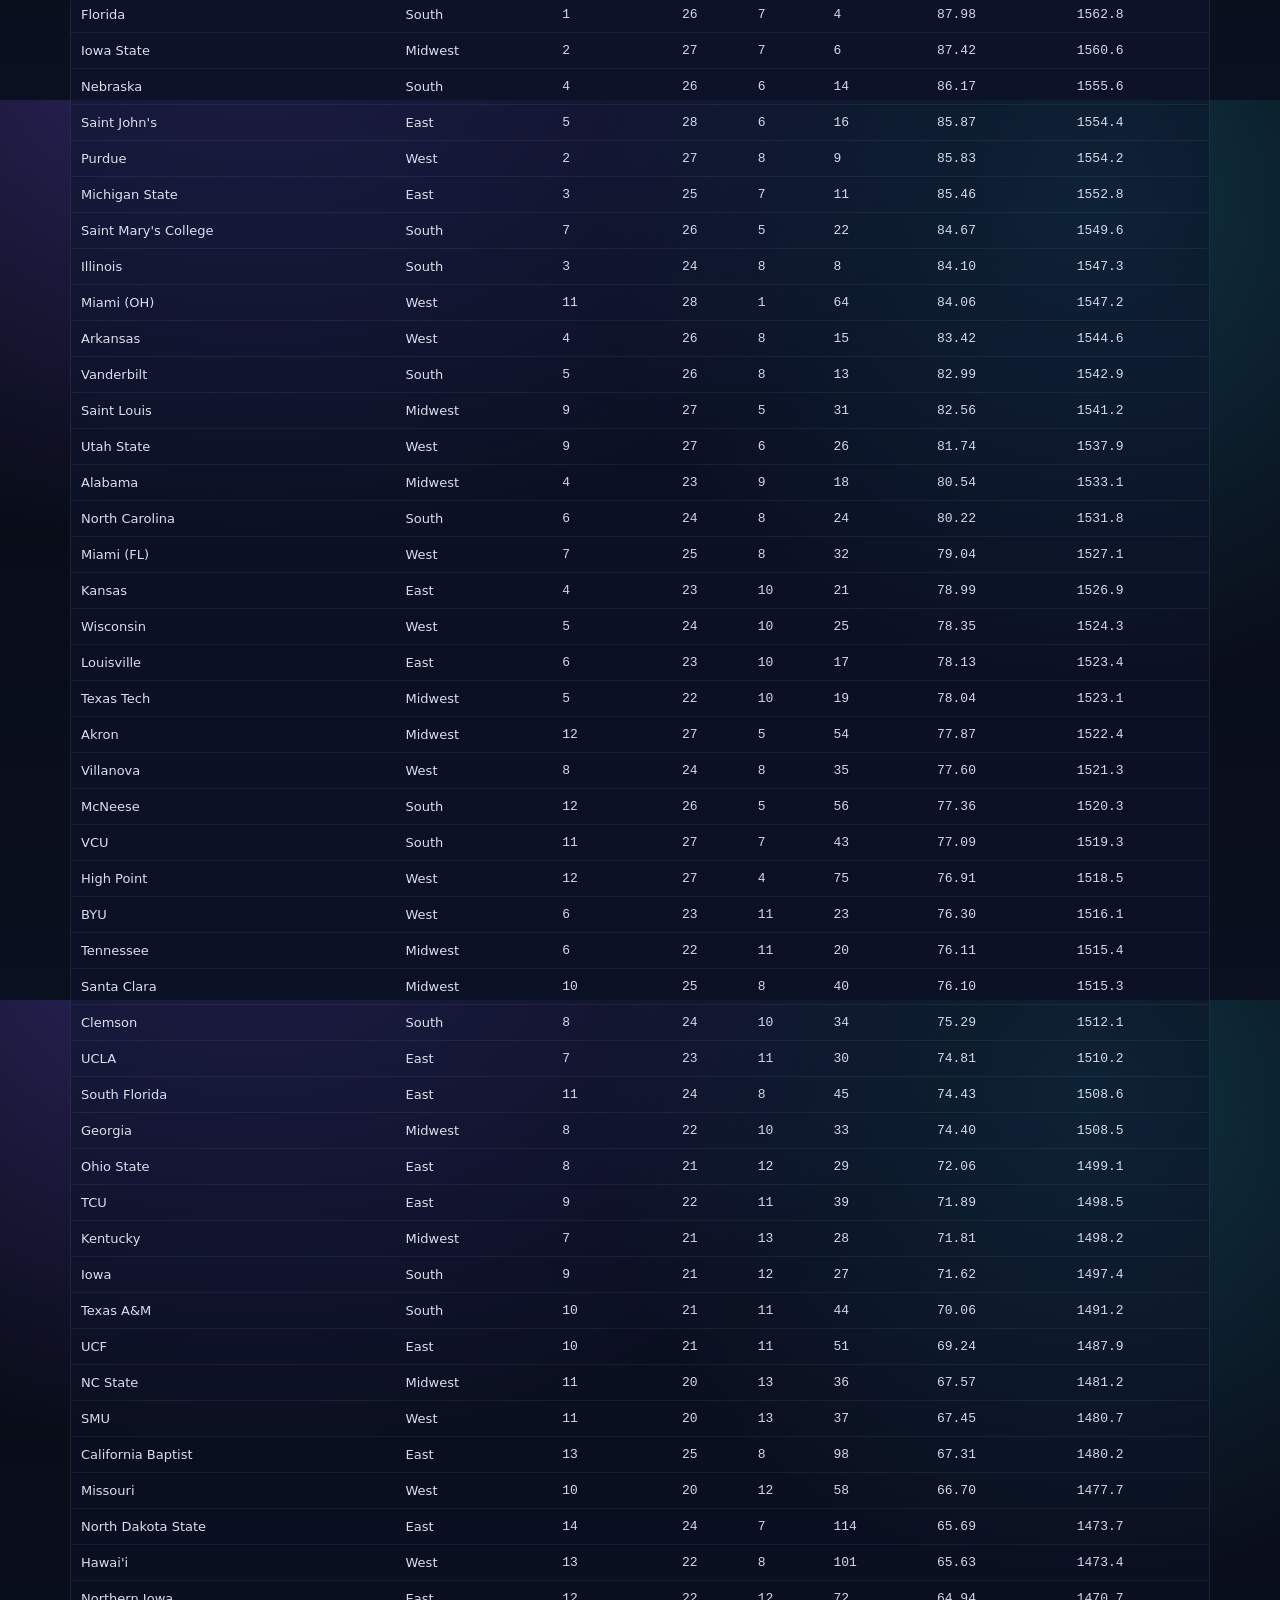
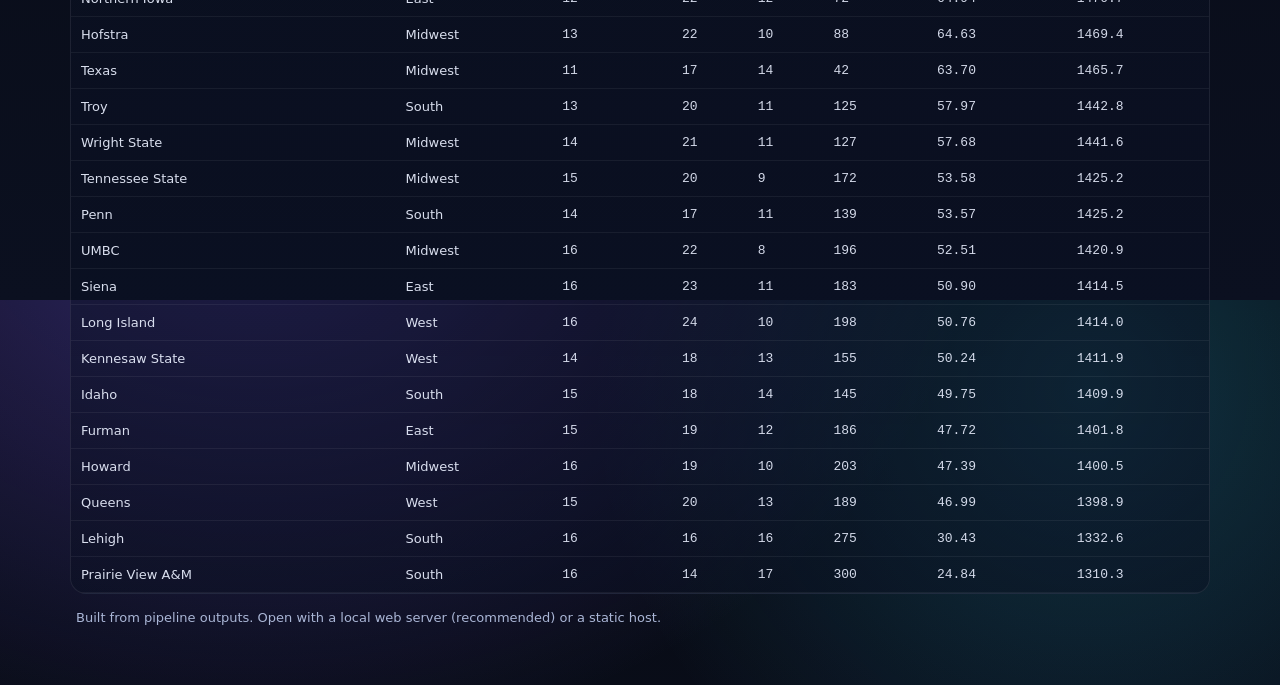
<file: websites/run_001/index.html>
<!doctype html>
<html lang="en">
  <head>
    <meta charset="utf-8" />
    <meta name="viewport" content="width=device-width, initial-scale=1" />
    <title>March Madness Run</title>
    <link rel="stylesheet" href="./assets/styles.css" />
  </head>
  <body>
    <div class="bg"></div>
    <header class="header">
      <div class="container header__inner">
        <div>
          <div class="kicker">March Madness • Elo Pipeline</div>
          <h1 class="title">Run results</h1>
          <div class="subtle" id="runMeta">Loading…</div>
        </div>
        <div class="header__actions">
          <a class="btn btn--ghost" href="./bracket.html">Bracket</a>
          <a class="btn btn--ghost" href="./power.html">Power</a>
          <a class="btn" id="downloadZip" href="#" download>Download data</a>
        </div>
      </div>
    </header>

    <main class="container main">
      <section class="cards">
        <article class="card">
          <div class="card__label">Champion</div>
          <div class="card__value" id="championValue">—</div>
          <div class="card__hint" id="championHint">—</div>
        </article>
        <article class="card">
          <div class="card__label">Teams</div>
          <div class="card__value" id="teamsCount">—</div>
          <div class="card__hint">From power table</div>
        </article>
        <article class="card">
          <div class="card__label">Games simulated</div>
          <div class="card__value" id="gamesCount">—</div>
          <div class="card__hint">From bracket predictions</div>
        </article>
      </section>

      <section class="panel" id="bracketviz">
        <div class="panel__header">
          <div>
            <h2 class="panel__title">Bracket</h2>
            <div class="subtle">Bracket-style view with predicted winners (click any column header to jump to tables below).</div>
          </div>
          <div class="panel__controls">
            <a class="btn btn--ghost" href="./bracket.html">Open bracket</a>
          </div>
        </div>

        <div class="bracketWrap">
          <div class="bracketSection" id="firstFour"></div>
          <div class="regionGrid" id="regionGrid"></div>
          <div class="bracketSection" id="finalFour"></div>
        </div>
      </section>

      <section class="panel" id="bracket">
        <div class="panel__header">
          <div>
            <h2 class="panel__title">Bracket predictions</h2>
            <div class="subtle">Search, filter by round, and scan winners.</div>
          </div>
          <div class="panel__controls">
            <label class="field">
              <span class="field__label">Round</span>
              <select id="roundFilter" class="select"></select>
            </label>
            <label class="field">
              <span class="field__label">Search</span>
              <input id="bracketSearch" class="input" placeholder="e.g. Duke" />
            </label>
          </div>
        </div>
        <div class="tableWrap">
          <table class="table" id="bracketTable">
            <thead>
              <tr>
                <th data-key="round_order" data-type="number">#</th>
                <th data-key="round_name" data-type="string">Round</th>
                <th data-key="slot" data-type="string">Slot</th>
                <th data-key="team1" data-type="string">Team 1</th>
                <th data-key="team2" data-type="string">Team 2</th>
                <th data-key="team1_win_prob" data-type="number">P(Team 1)</th>
                <th data-key="winner" data-type="string">Winner</th>
                <th data-key="winner_prob" data-type="number">P(Winner)</th>
              </tr>
            </thead>
            <tbody></tbody>
          </table>
        </div>
      </section>

      <section class="panel" id="power">
        <div class="panel__header">
          <div>
            <h2 class="panel__title">Power ratings</h2>
            <div class="subtle">Sortable table with quick search.</div>
          </div>
          <div class="panel__controls">
            <label class="field">
              <span class="field__label">Search</span>
              <input id="powerSearch" class="input" placeholder="e.g. Arizona" />
            </label>
          </div>
        </div>
        <div class="tableWrap">
          <table class="table" id="powerTable">
            <thead>
              <tr>
                <th data-key="team" data-type="string">Team</th>
                <th data-key="region" data-type="string">Region</th>
                <th data-key="seed" data-type="number">Seed</th>
                <th data-key="wins" data-type="number">W</th>
                <th data-key="losses" data-type="number">L</th>
                <th data-key="net_rank" data-type="number">NET</th>
                <th data-key="power_score" data-type="number">Power</th>
                <th data-key="elo" data-type="number">Elo</th>
              </tr>
            </thead>
            <tbody></tbody>
          </table>
        </div>
      </section>

      <footer class="footer">
        <div class="subtle">
          Built from pipeline outputs. Open with a local web server (recommended) or a static host.
        </div>
      </footer>
    </main>

    <script src="./assets/app.js"></script>
  </body>
</html>
</file>
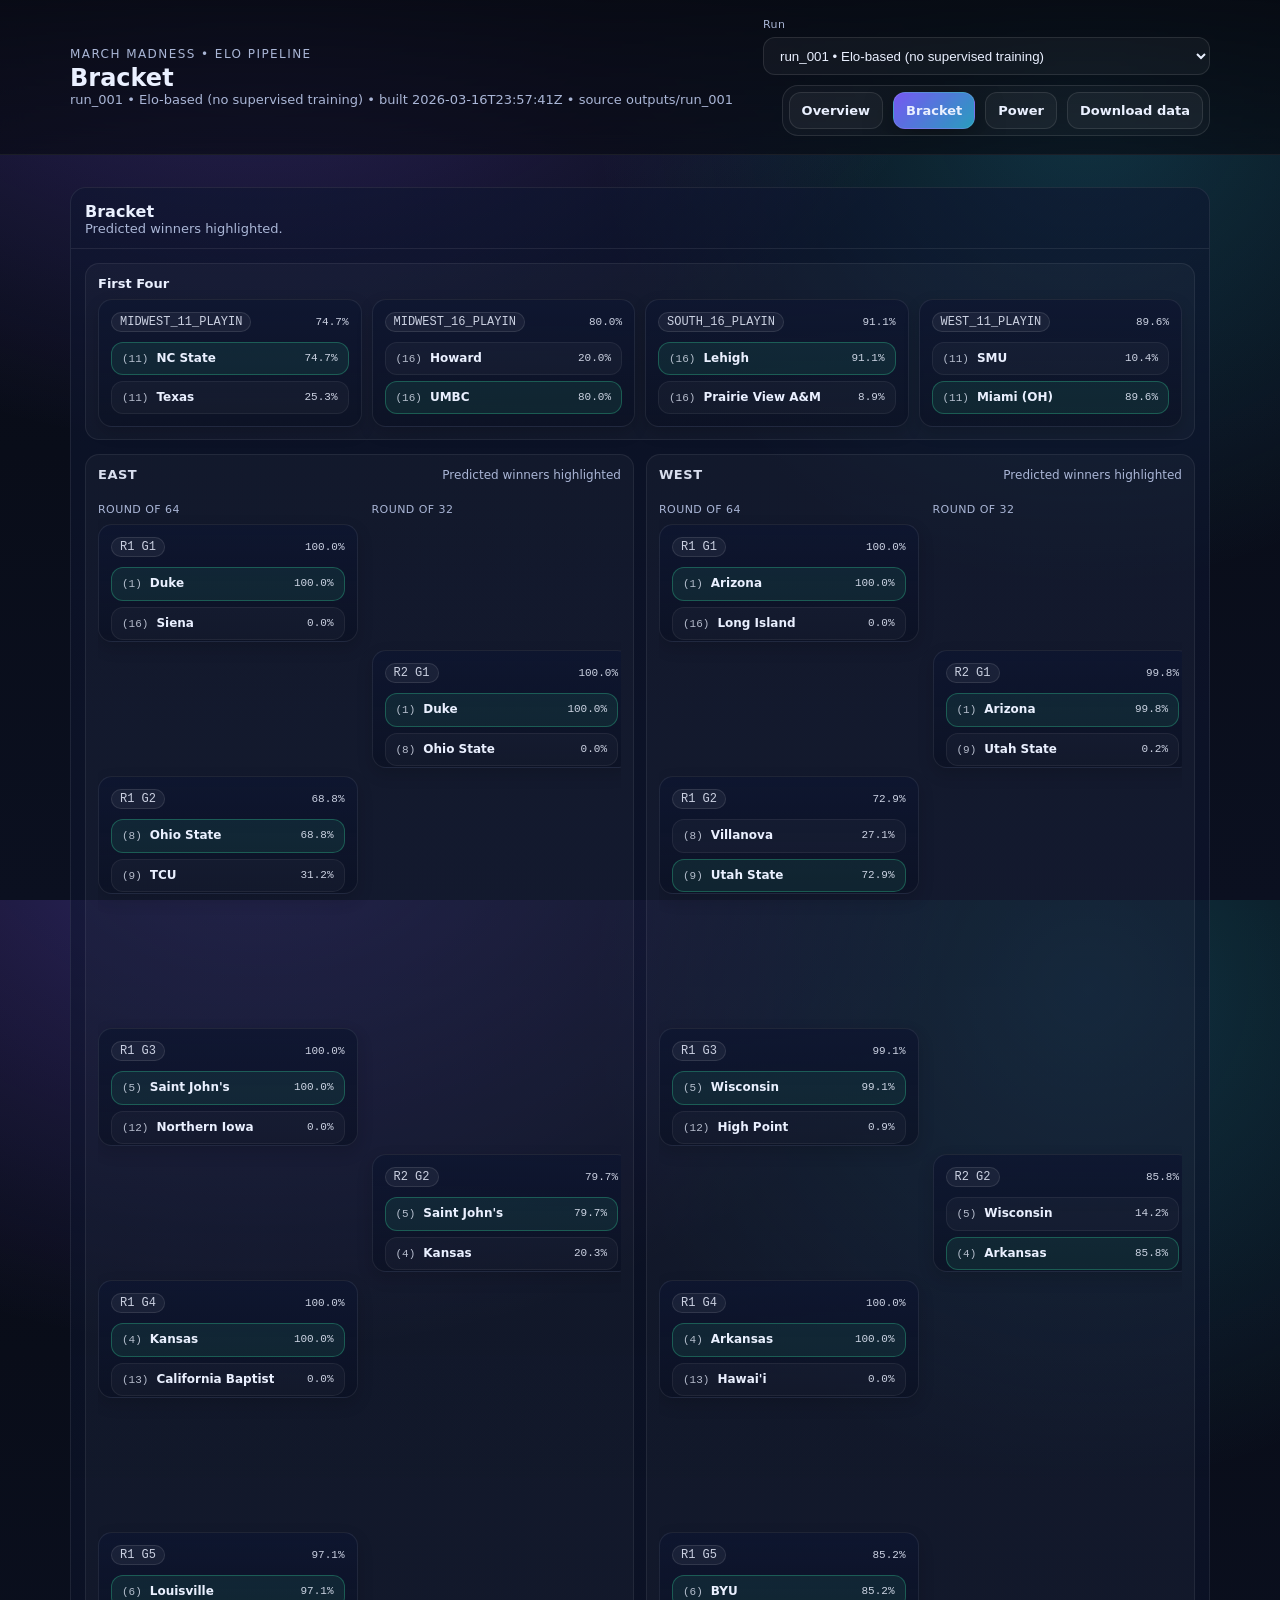
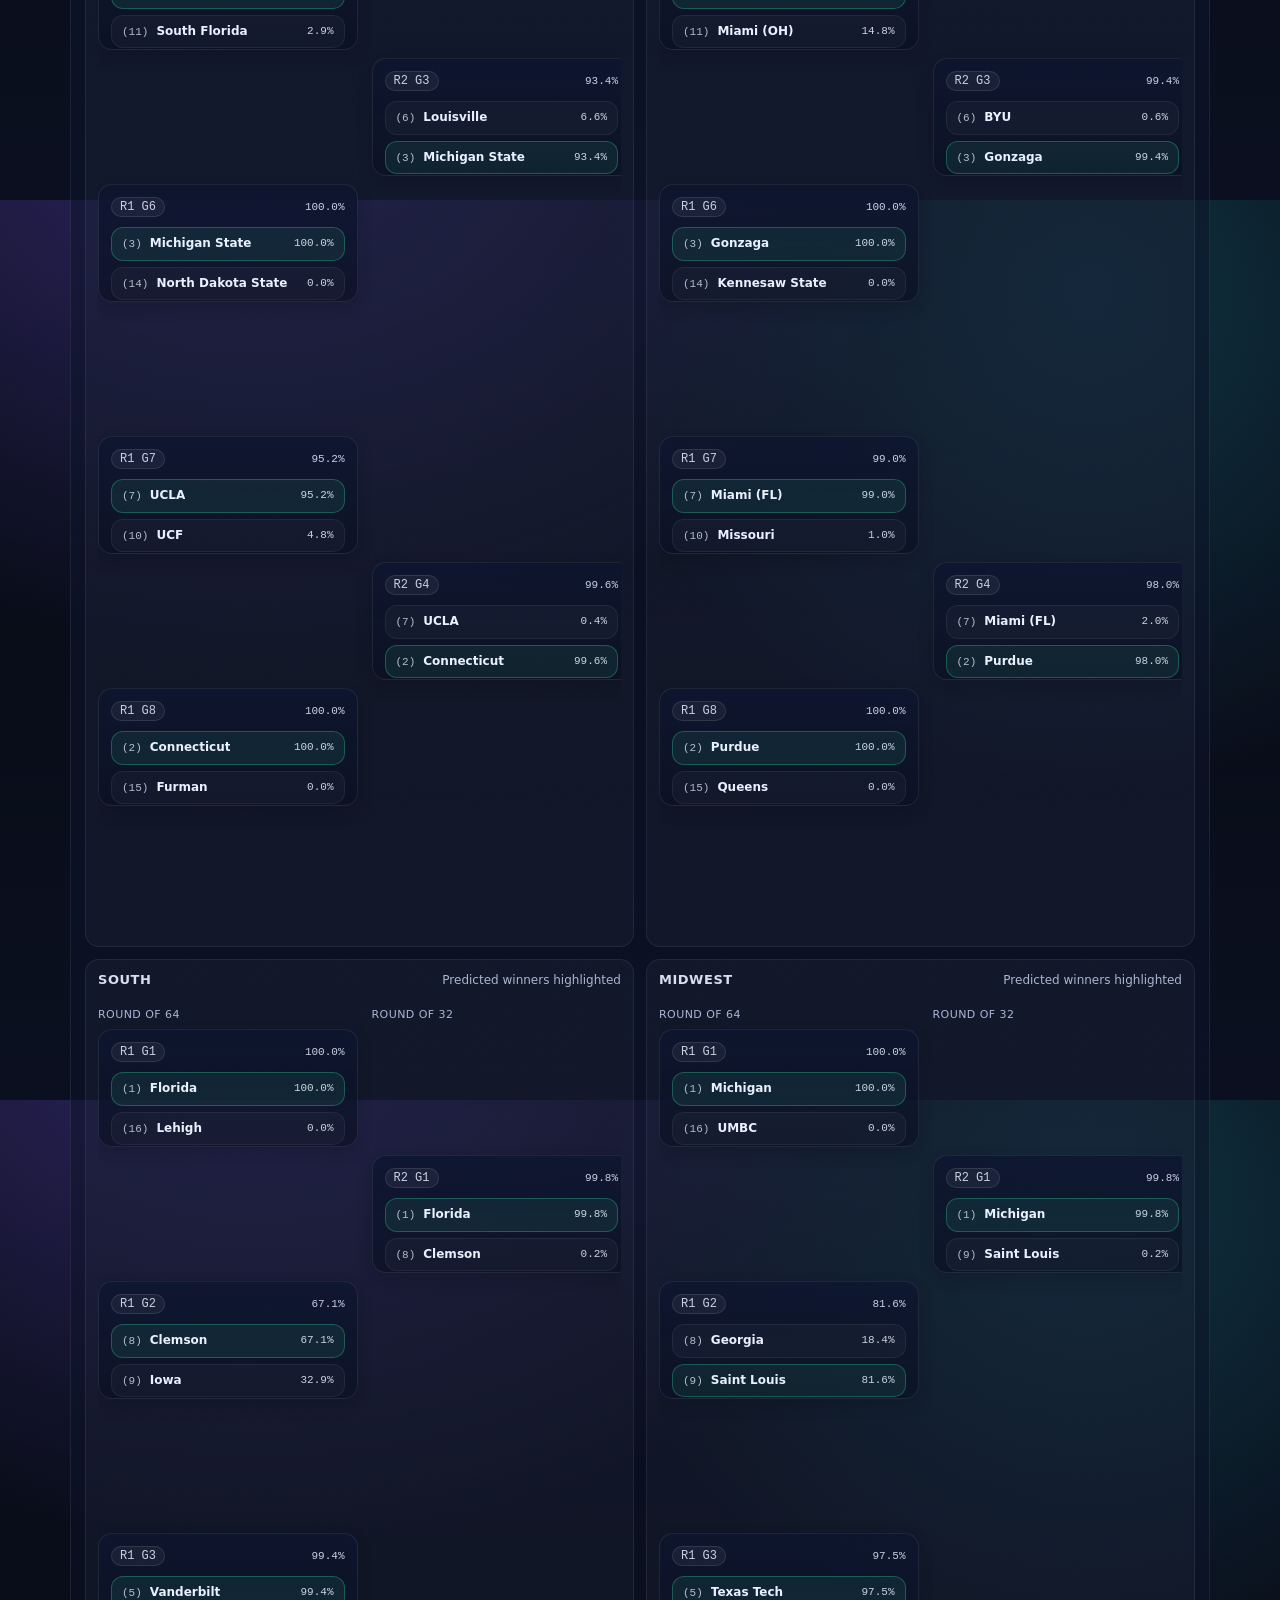
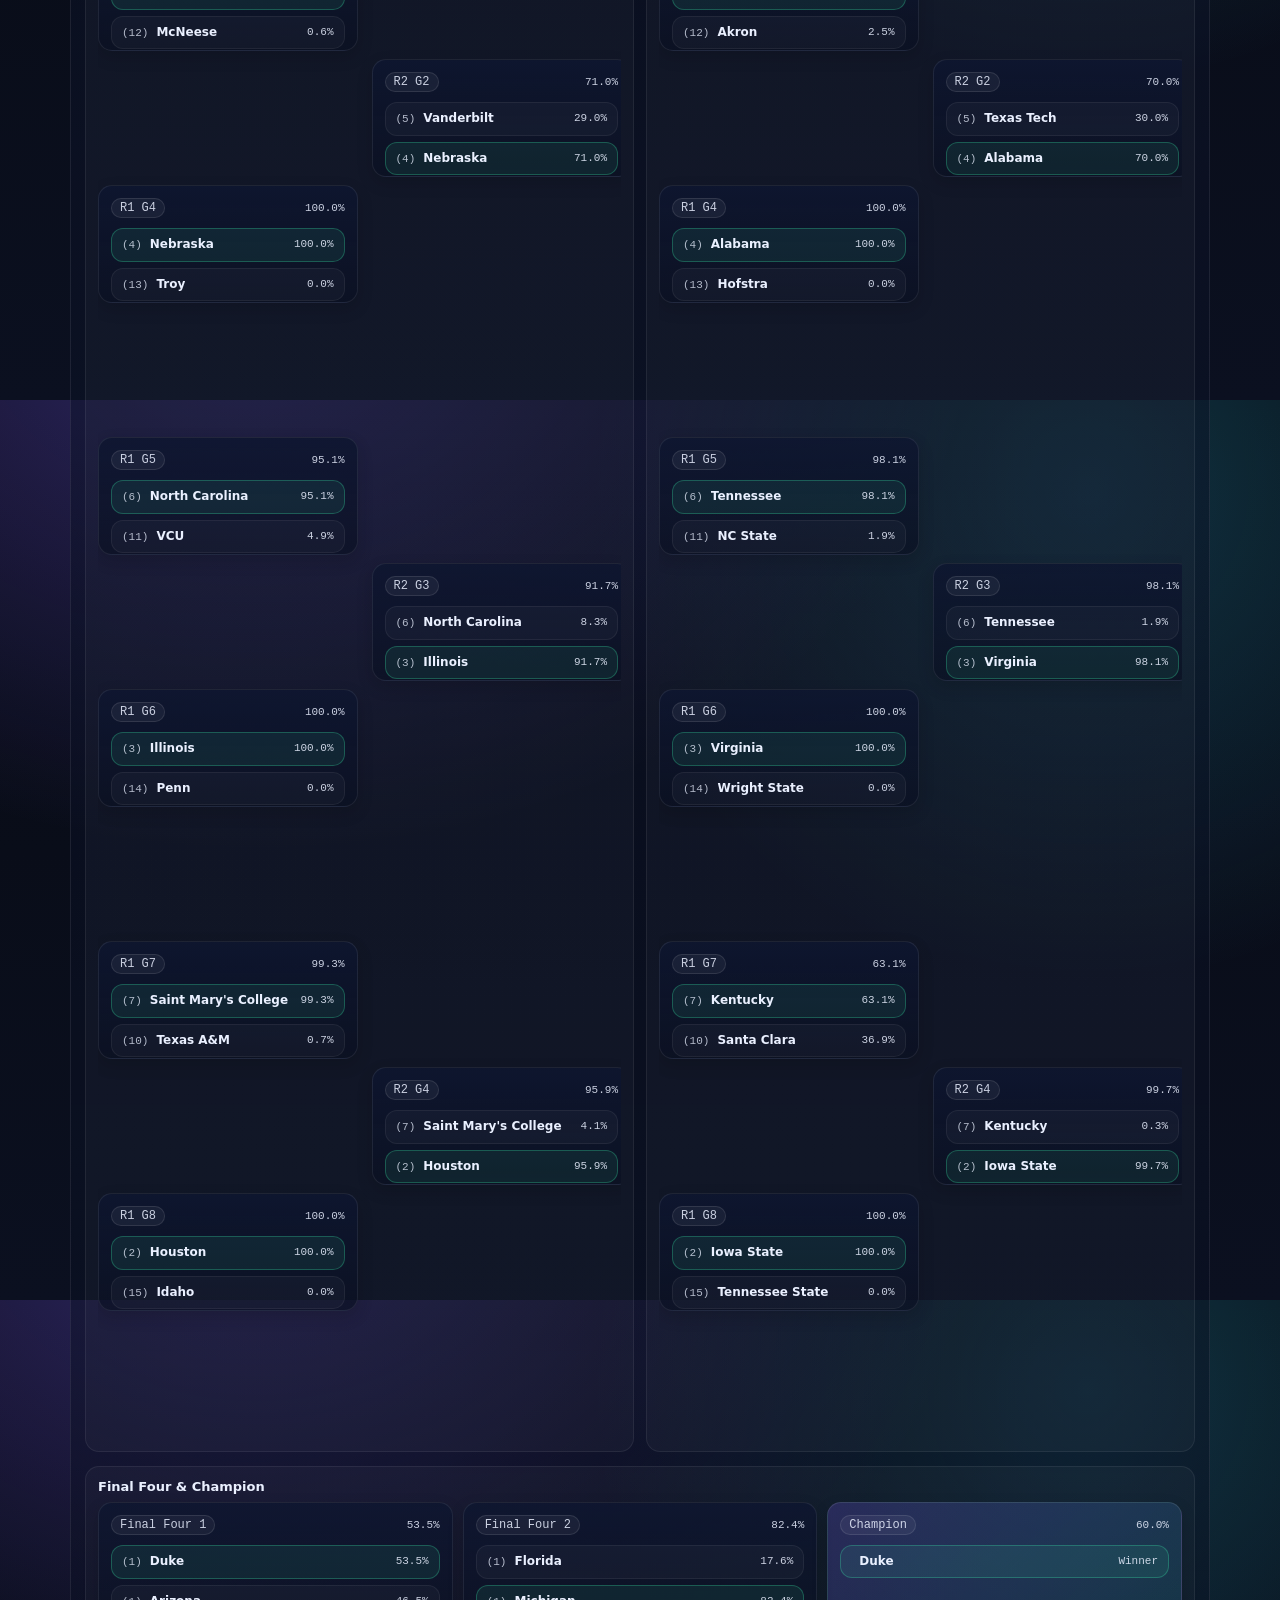
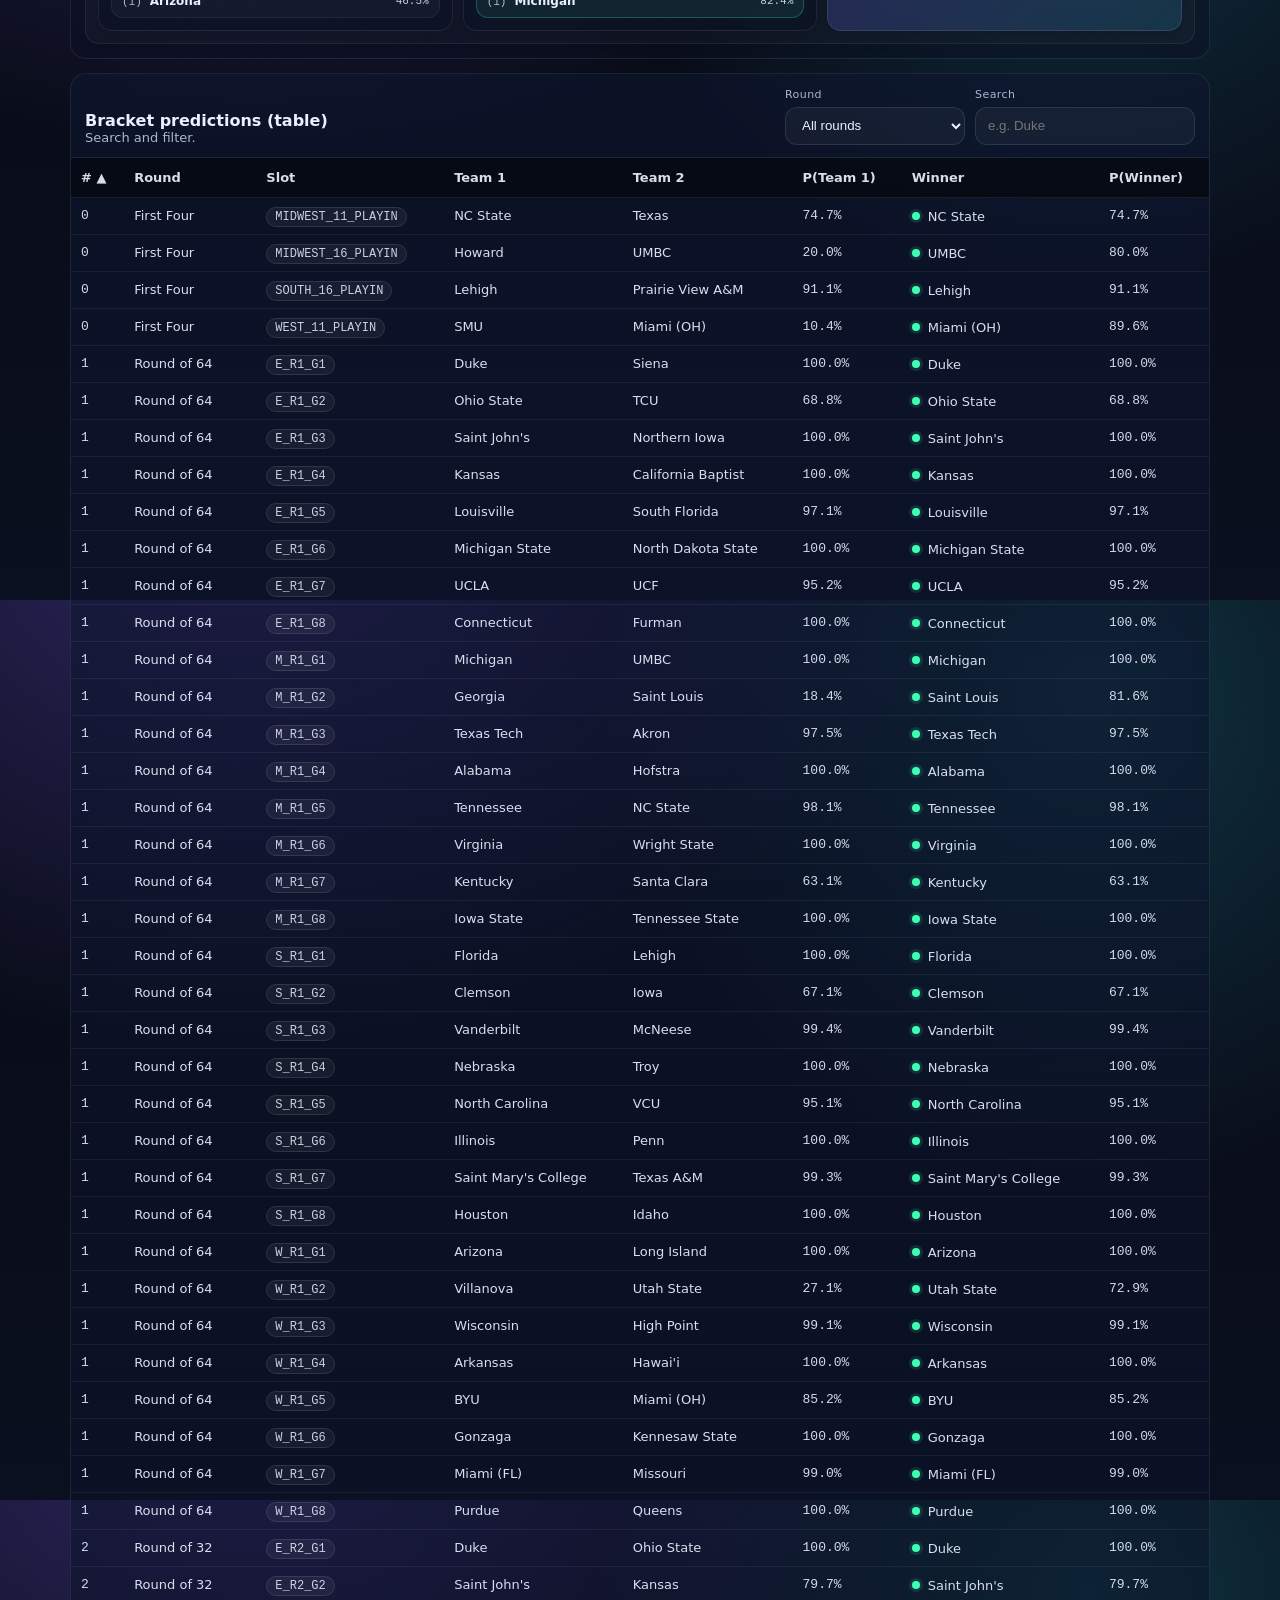
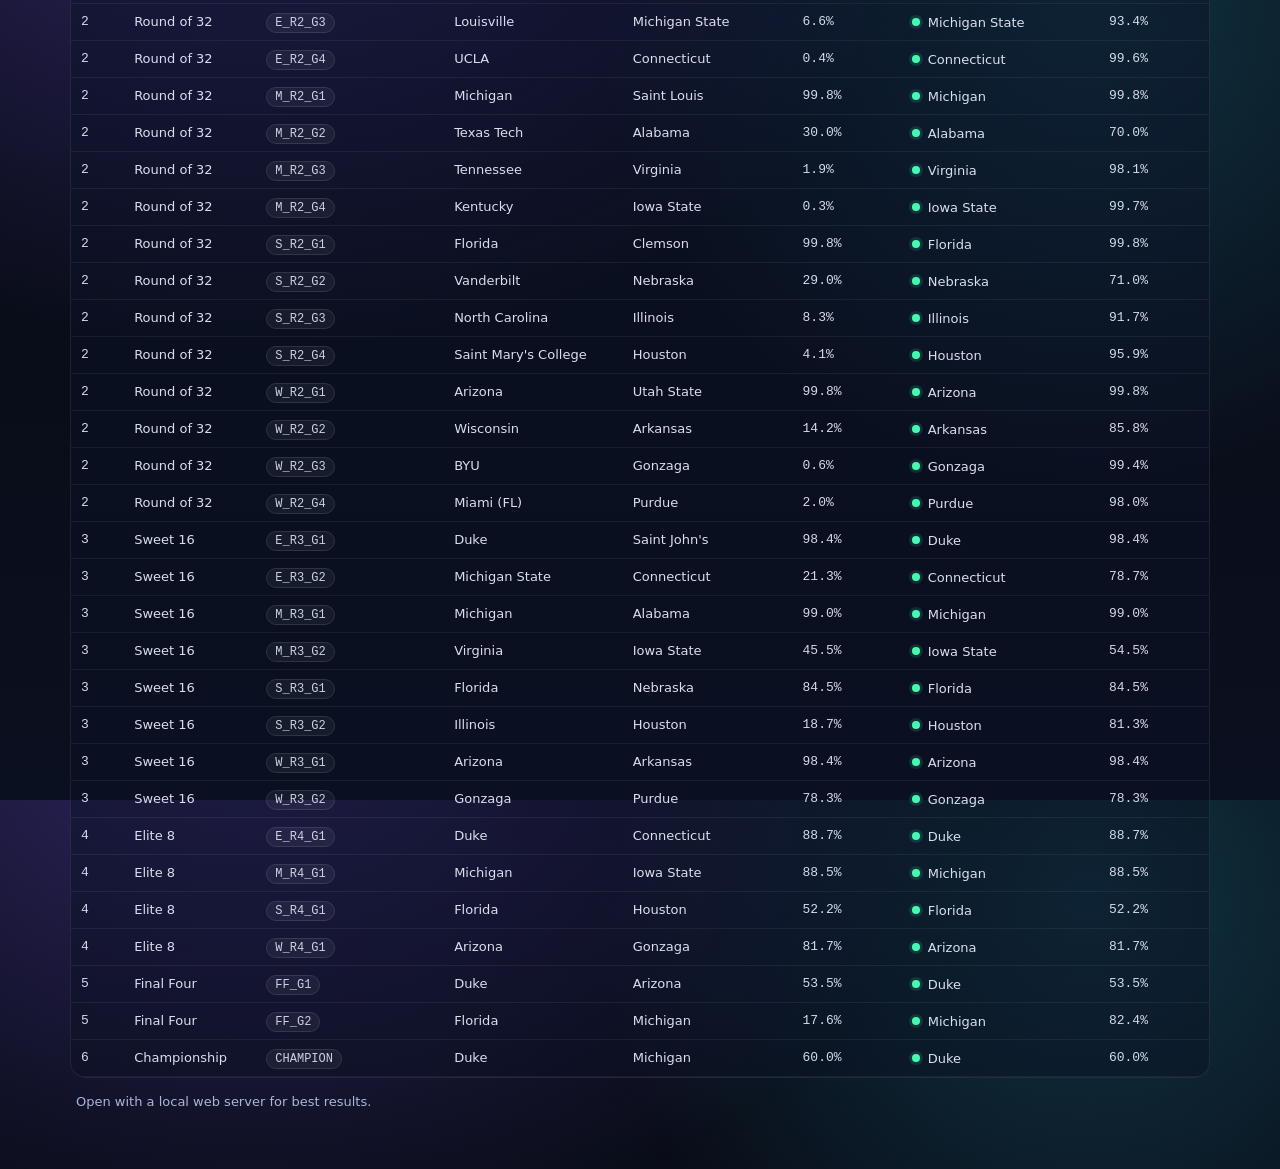
<file: docs/run_001/bracket.html>
<!doctype html>
<html lang="en">
  <head>
    <meta charset="utf-8" />
    <meta name="viewport" content="width=device-width, initial-scale=1" />
    <title>Bracket • March Madness Run</title>
    <link rel="stylesheet" href="./assets/styles.css" />
  </head>
  <body>
    <div class="bg"></div>
    <header class="header">
      <div class="container header__inner">
        <div>
          <div class="kicker">March Madness • Elo Pipeline</div>
          <h1 class="title">Bracket</h1>
          <div class="subtle" id="runMeta">Loading…</div>
        </div>
	        <div class="header__actions">
	          <div class="runRow">
	            <label class="field">
	              <span class="field__label">Run</span>
	              <select id="runSelect" class="select"></select>
	            </label>
	          </div>
	          <nav class="navRow" aria-label="Run navigation">
	            <a class="btn btn--ghost" href="./index.html">Overview</a>
	            <a class="btn" href="./bracket.html">Bracket</a>
	            <a class="btn btn--ghost" href="./power.html">Power</a>
	            <a class="btn btn--ghost" id="downloadZip" href="#" download>Download data</a>
	          </nav>
	        </div>
      </div>
    </header>

    <main class="container main">
      <section class="panel" id="bracketviz">
        <div class="panel__header">
          <div>
            <h2 class="panel__title">Bracket</h2>
            <div class="subtle">Predicted winners highlighted.</div>
          </div>
        </div>

        <div class="bracketWrap">
          <div class="bracketSection" id="firstFour"></div>
          <div class="regionGrid" id="regionGrid"></div>
          <div class="bracketSection" id="finalFour"></div>
        </div>
      </section>

      <section class="panel" id="bracket">
        <div class="panel__header">
          <div>
            <h2 class="panel__title">Bracket predictions (table)</h2>
            <div class="subtle">Search and filter.</div>
          </div>
          <div class="panel__controls">
            <label class="field">
              <span class="field__label">Round</span>
              <select id="roundFilter" class="select"></select>
            </label>
            <label class="field">
              <span class="field__label">Search</span>
              <input id="bracketSearch" class="input" placeholder="e.g. Duke" />
            </label>
          </div>
        </div>
        <div class="tableWrap">
          <table class="table" id="bracketTable">
            <thead>
              <tr>
                <th data-key="round_order" data-type="number">#</th>
                <th data-key="round_name" data-type="string">Round</th>
                <th data-key="slot" data-type="string">Slot</th>
                <th data-key="team1" data-type="string">Team 1</th>
                <th data-key="team2" data-type="string">Team 2</th>
                <th data-key="team1_win_prob" data-type="number">P(Team 1)</th>
                <th data-key="winner" data-type="string">Winner</th>
                <th data-key="winner_prob" data-type="number">P(Winner)</th>
              </tr>
            </thead>
            <tbody></tbody>
          </table>
        </div>
      </section>

      <footer class="footer">
        <div class="subtle">Open with a local web server for best results.</div>
      </footer>
    </main>

    <script src="./assets/app.js"></script>
  </body>
</html>
</file>
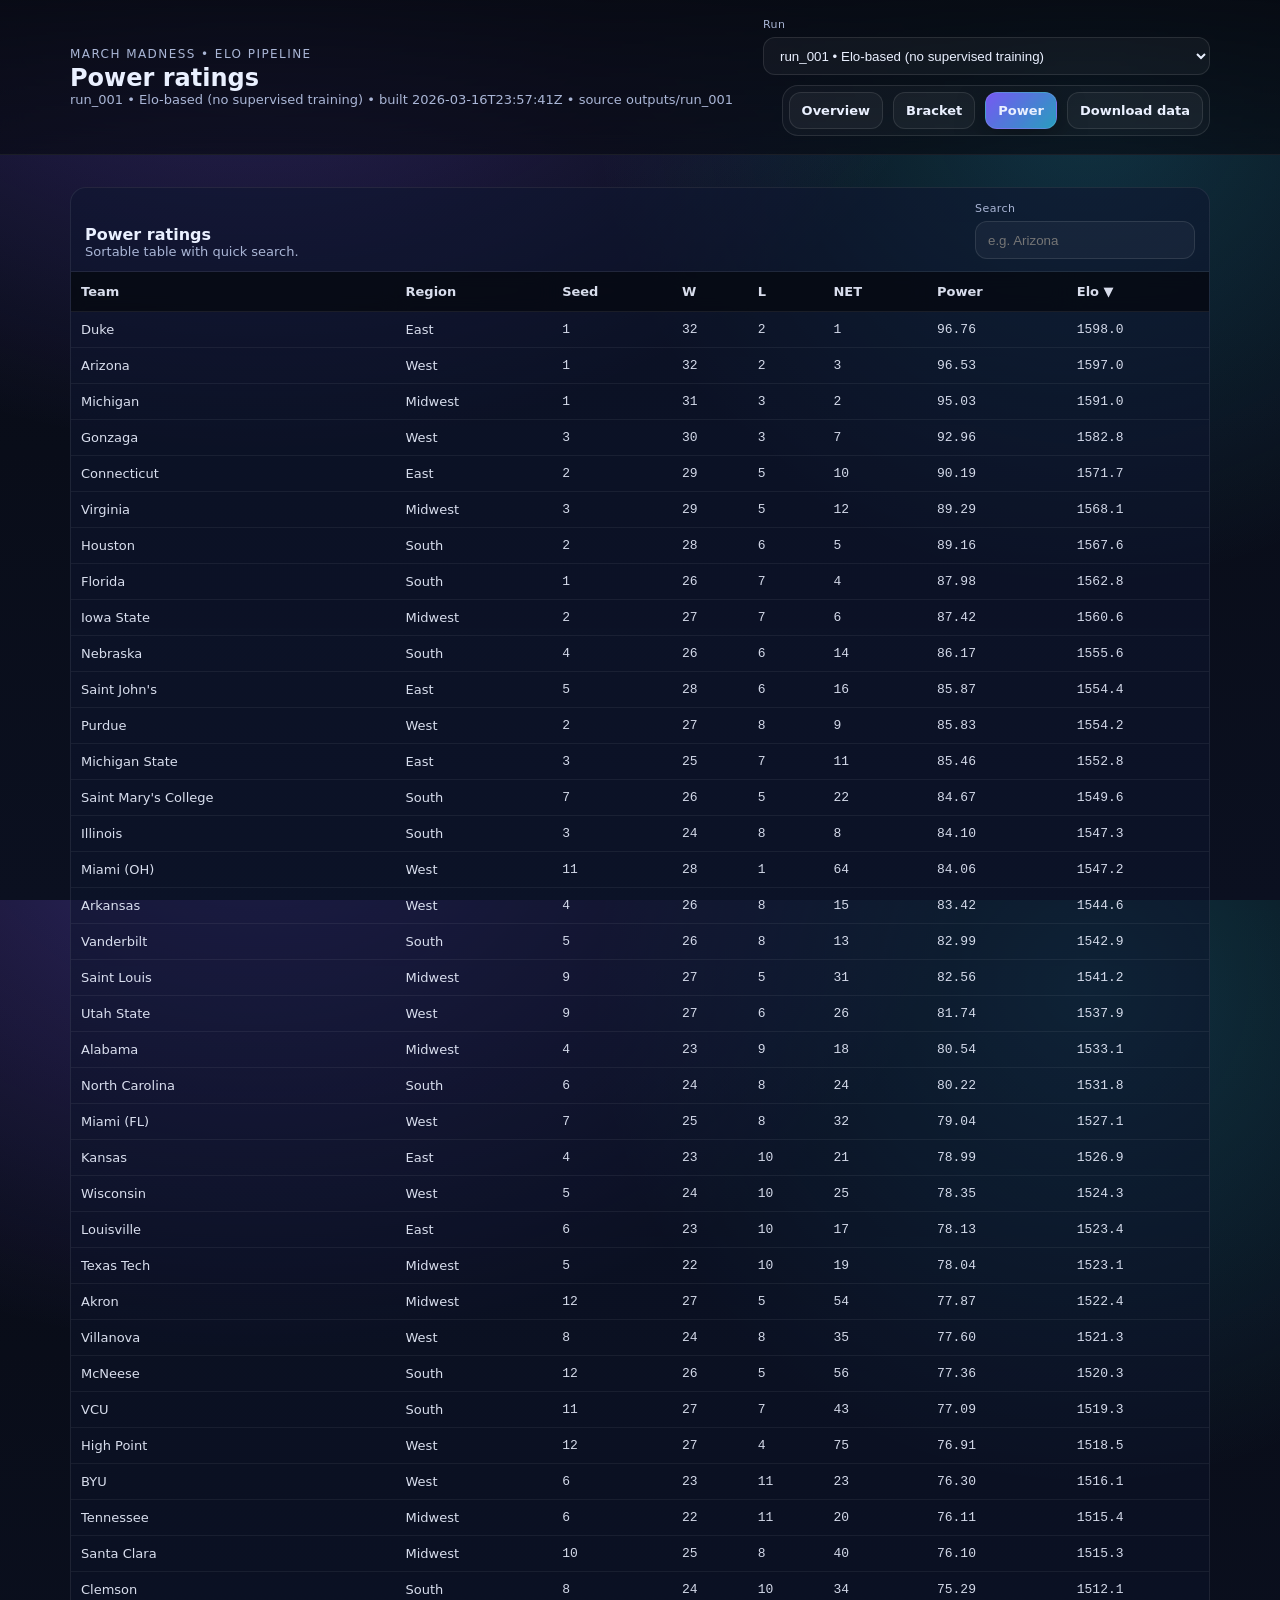
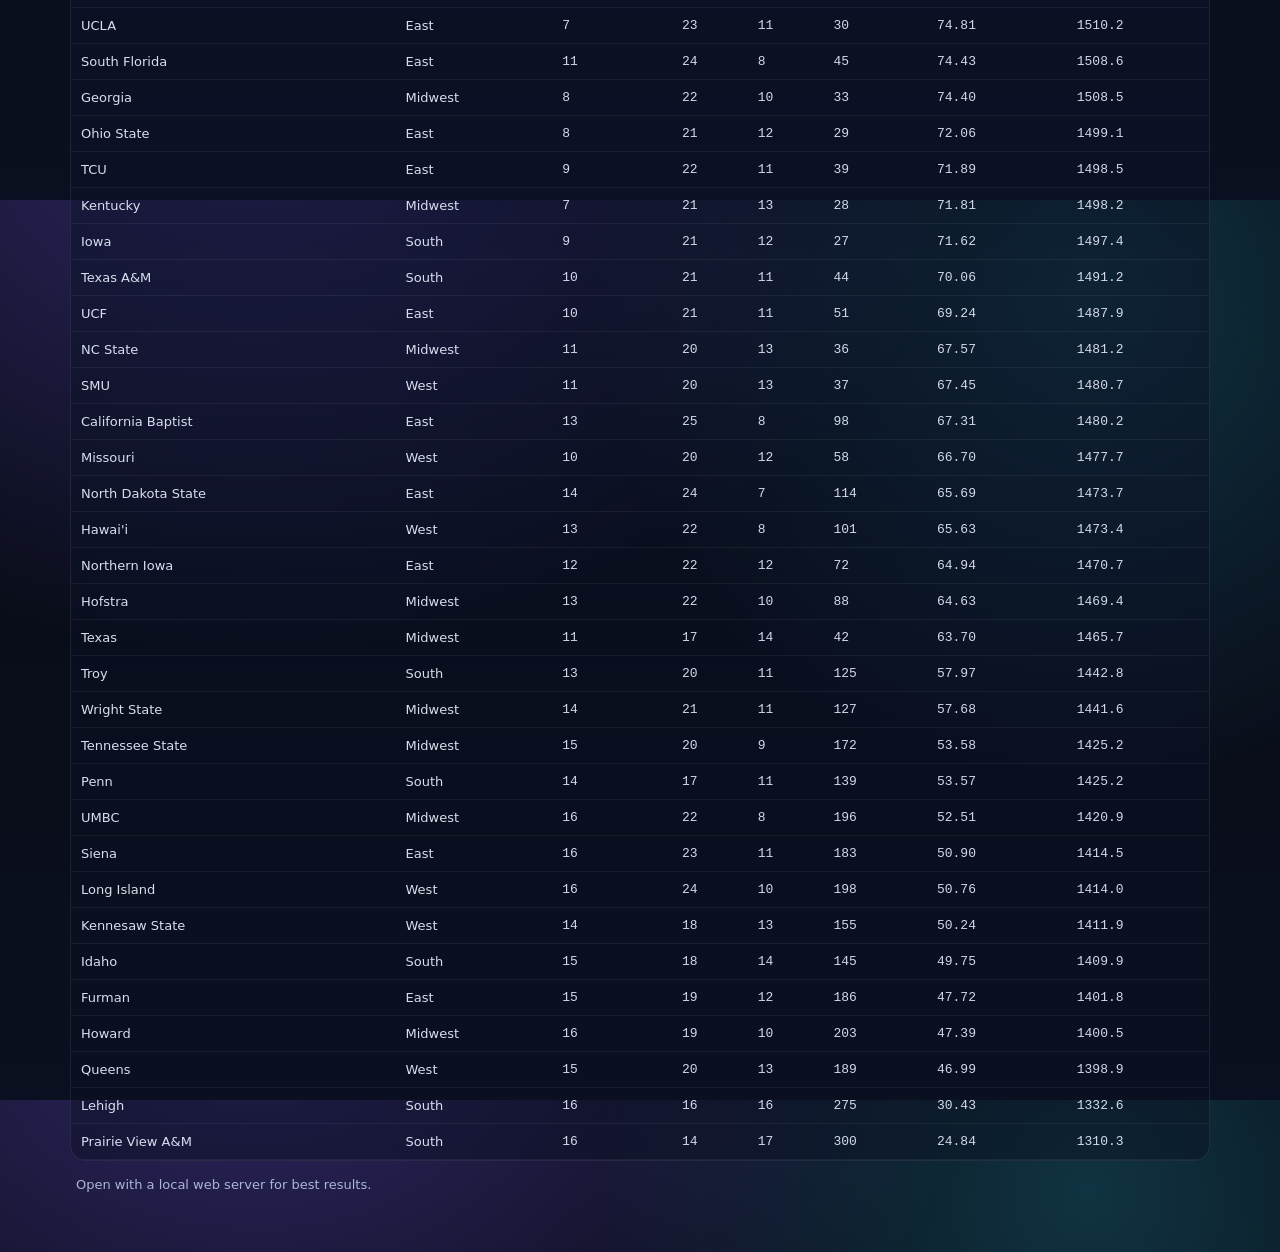
<file: docs/run_001/power.html>
<!doctype html>
<html lang="en">
  <head>
    <meta charset="utf-8" />
    <meta name="viewport" content="width=device-width, initial-scale=1" />
    <title>Power • March Madness Run</title>
    <link rel="stylesheet" href="./assets/styles.css" />
  </head>
  <body>
    <div class="bg"></div>
    <header class="header">
      <div class="container header__inner">
        <div>
          <div class="kicker">March Madness • Elo Pipeline</div>
          <h1 class="title">Power ratings</h1>
          <div class="subtle" id="runMeta">Loading…</div>
        </div>
	        <div class="header__actions">
	          <div class="runRow">
	            <label class="field">
	              <span class="field__label">Run</span>
	              <select id="runSelect" class="select"></select>
	            </label>
	          </div>
	          <nav class="navRow" aria-label="Run navigation">
	            <a class="btn btn--ghost" href="./index.html">Overview</a>
	            <a class="btn btn--ghost" href="./bracket.html">Bracket</a>
	            <a class="btn" href="./power.html">Power</a>
	            <a class="btn btn--ghost" id="downloadZip" href="#" download>Download data</a>
	          </nav>
	        </div>
      </div>
    </header>

    <main class="container main">
      <section class="panel" id="power">
        <div class="panel__header">
          <div>
            <h2 class="panel__title">Power ratings</h2>
            <div class="subtle">Sortable table with quick search.</div>
          </div>
          <div class="panel__controls">
            <label class="field">
              <span class="field__label">Search</span>
              <input id="powerSearch" class="input" placeholder="e.g. Arizona" />
            </label>
          </div>
        </div>
        <div class="tableWrap">
          <table class="table" id="powerTable">
            <thead>
              <tr>
                <th data-key="team" data-type="string">Team</th>
                <th data-key="region" data-type="string">Region</th>
                <th data-key="seed" data-type="number">Seed</th>
                <th data-key="wins" data-type="number">W</th>
                <th data-key="losses" data-type="number">L</th>
                <th data-key="net_rank" data-type="number">NET</th>
                <th data-key="power_score" data-type="number">Power</th>
                <th data-key="elo" data-type="number">Elo</th>
              </tr>
            </thead>
            <tbody></tbody>
          </table>
        </div>
      </section>

      <footer class="footer">
        <div class="subtle">Open with a local web server for best results.</div>
      </footer>
    </main>

    <script src="./assets/app.js"></script>
  </body>
</html>
</file>
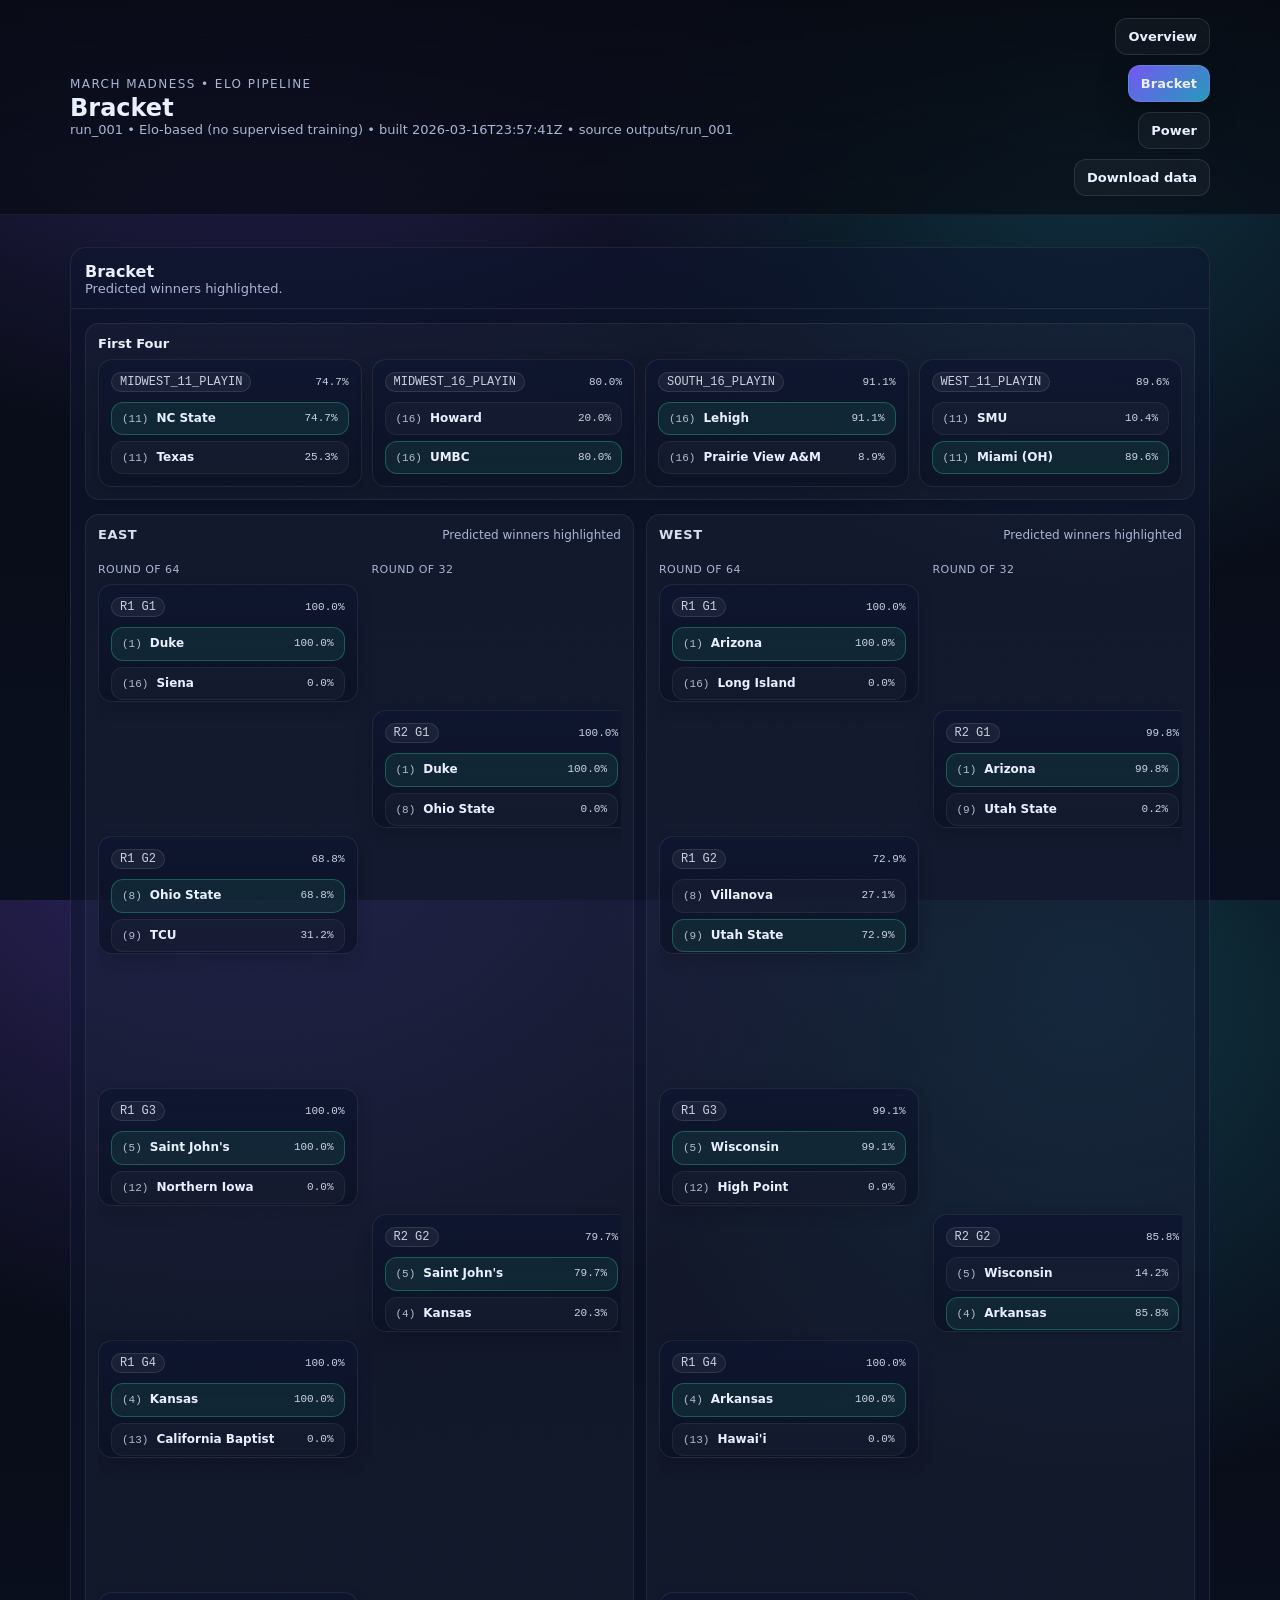
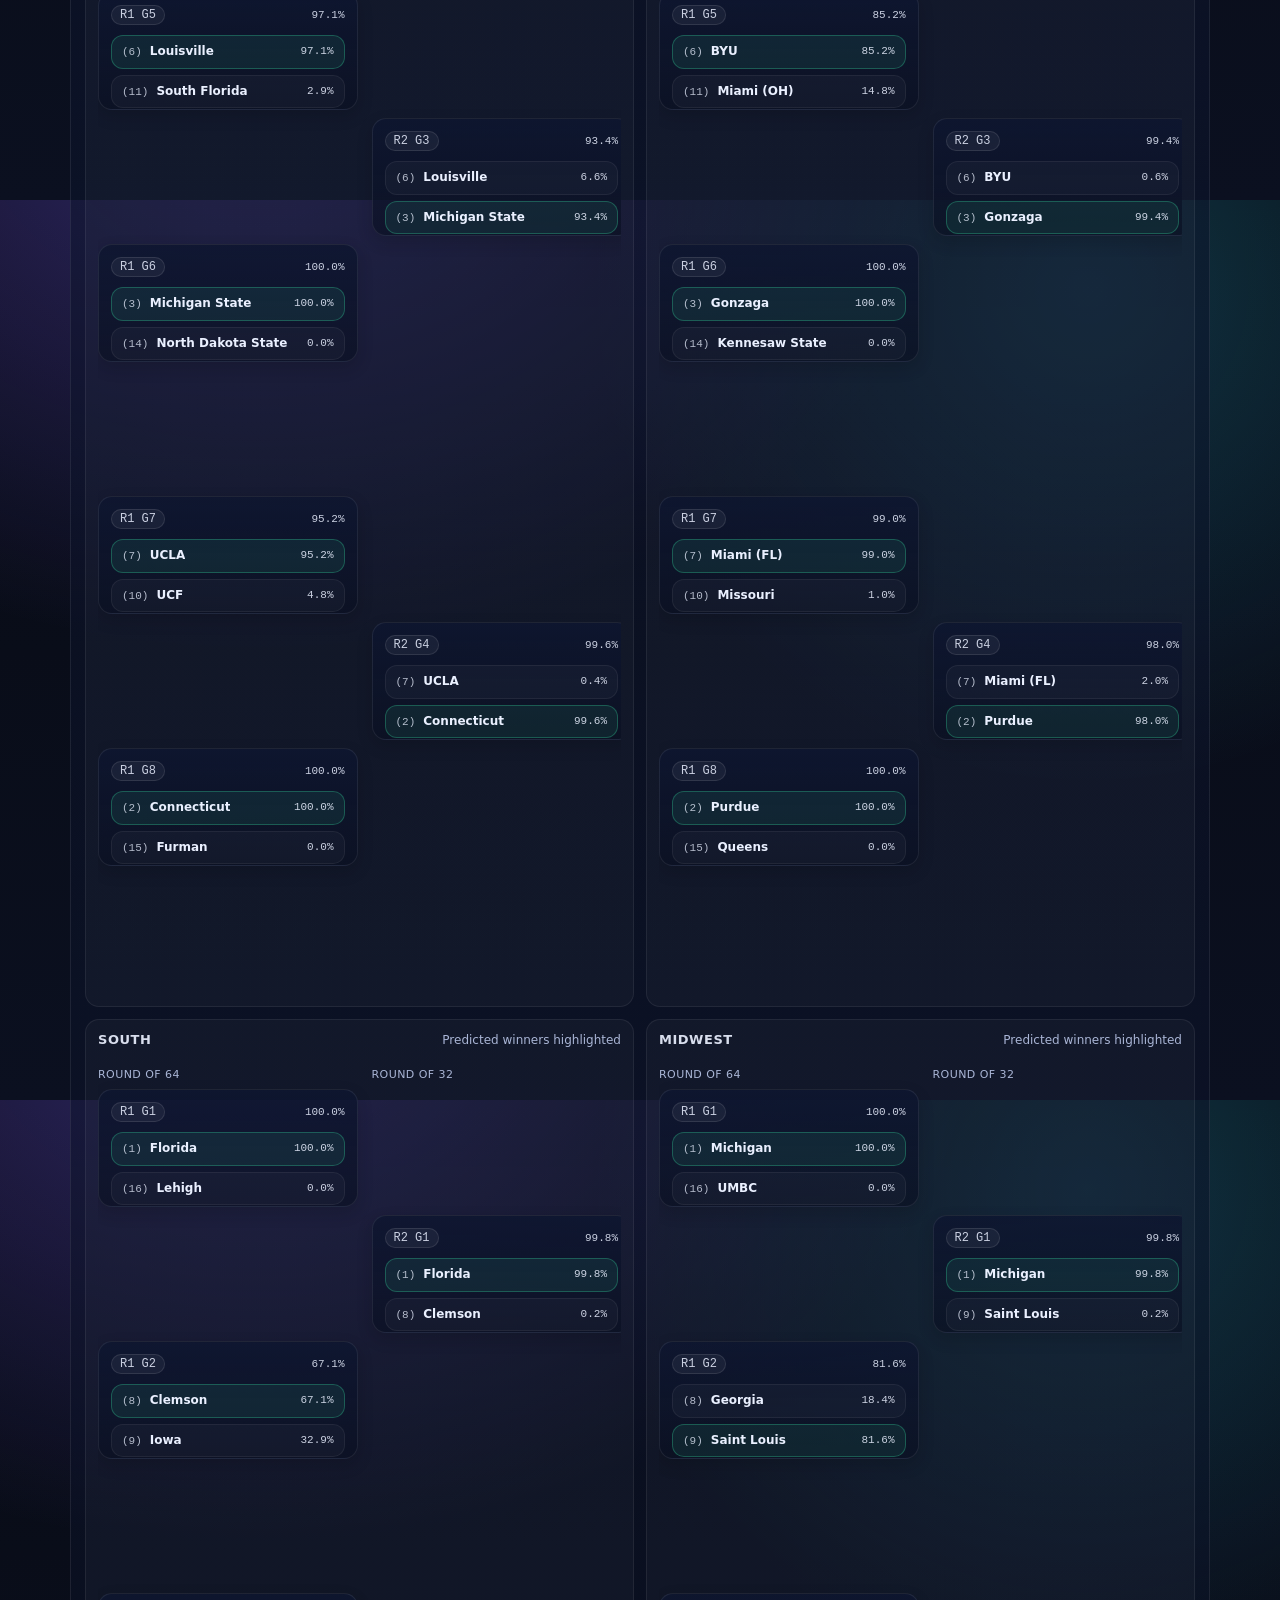
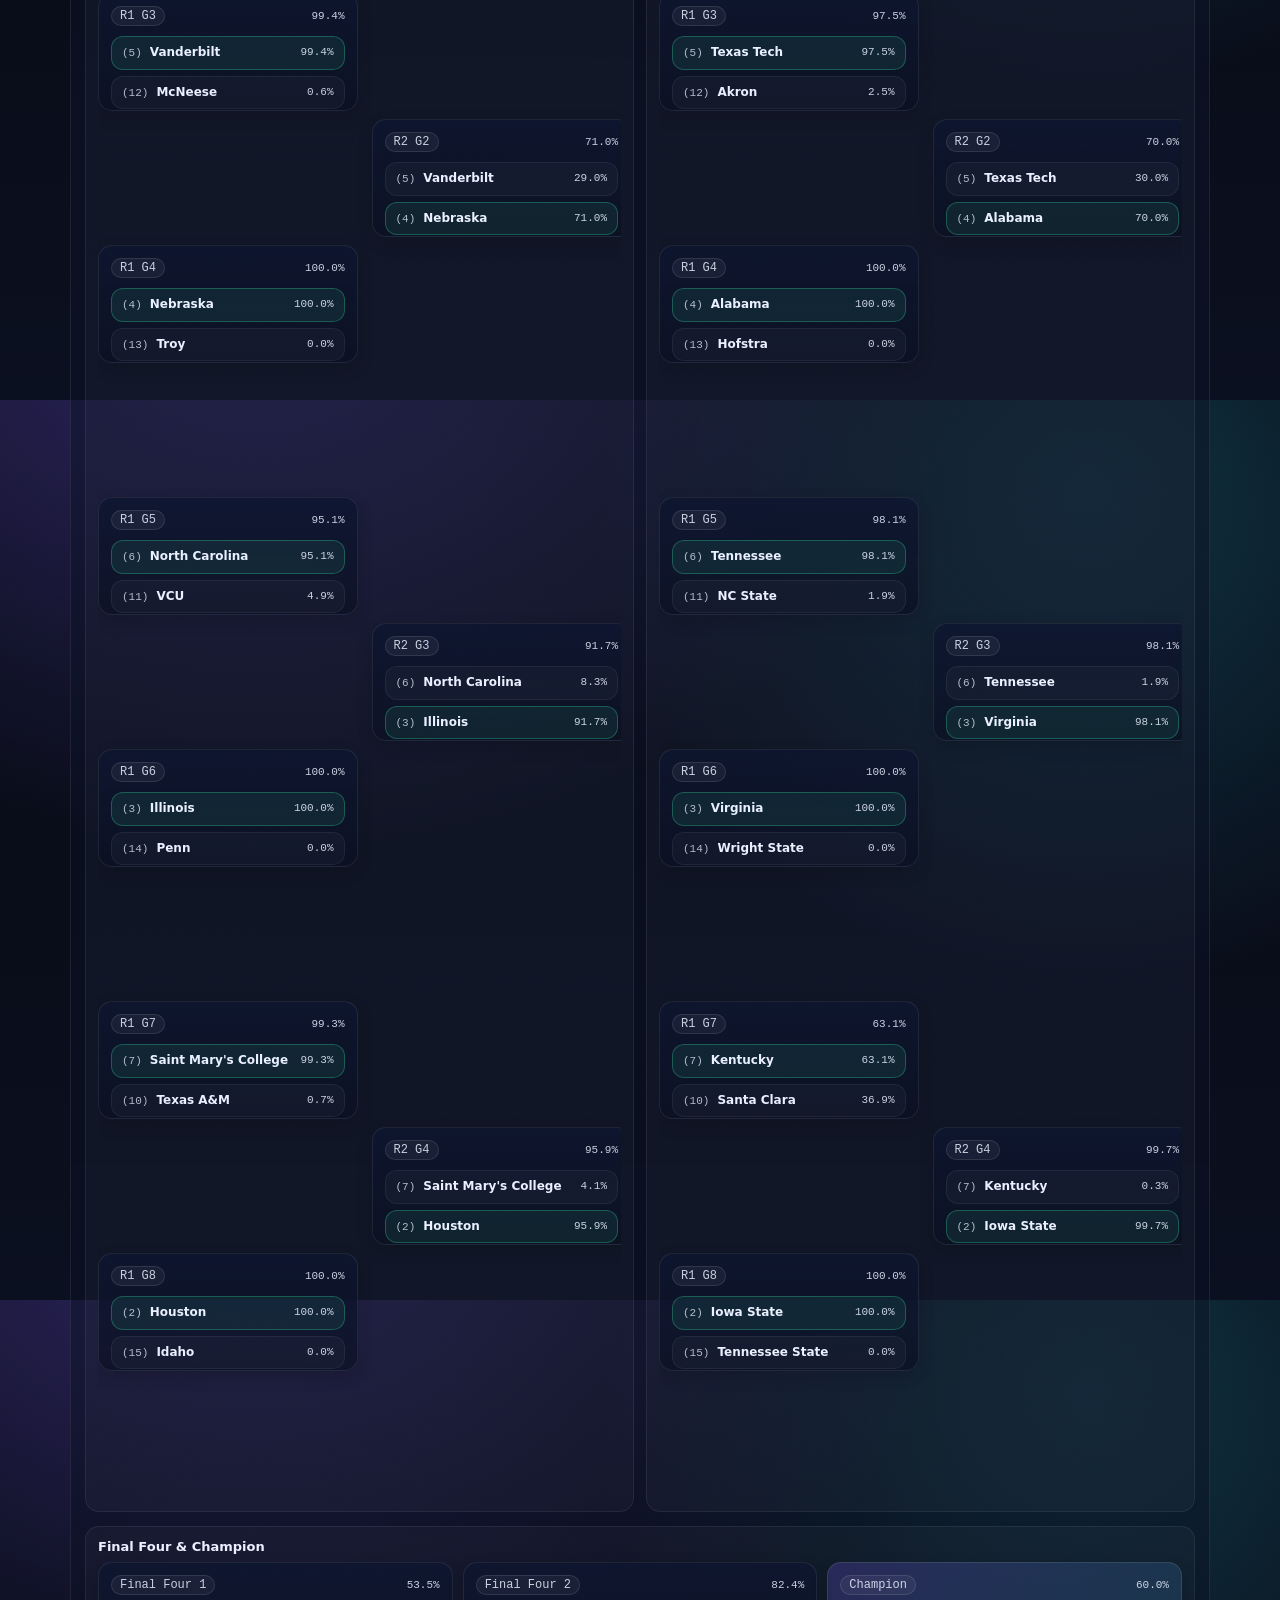
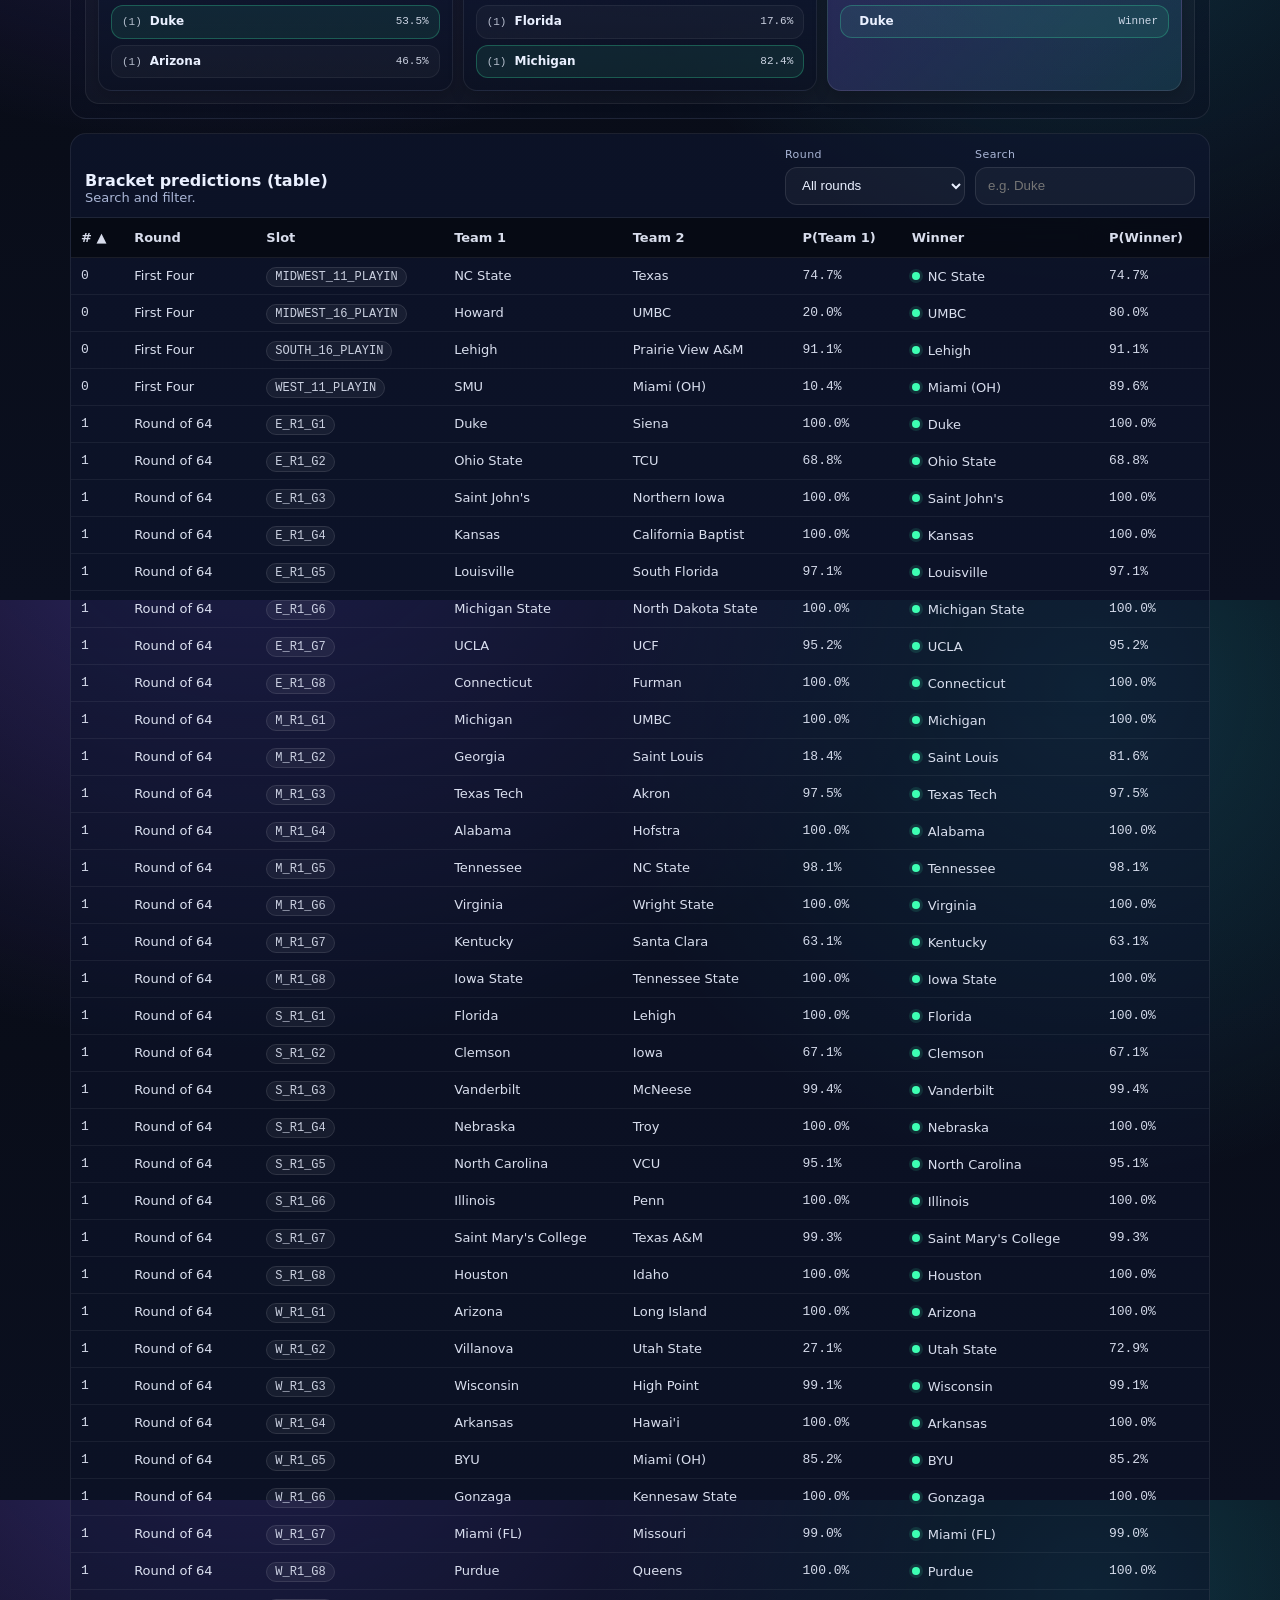
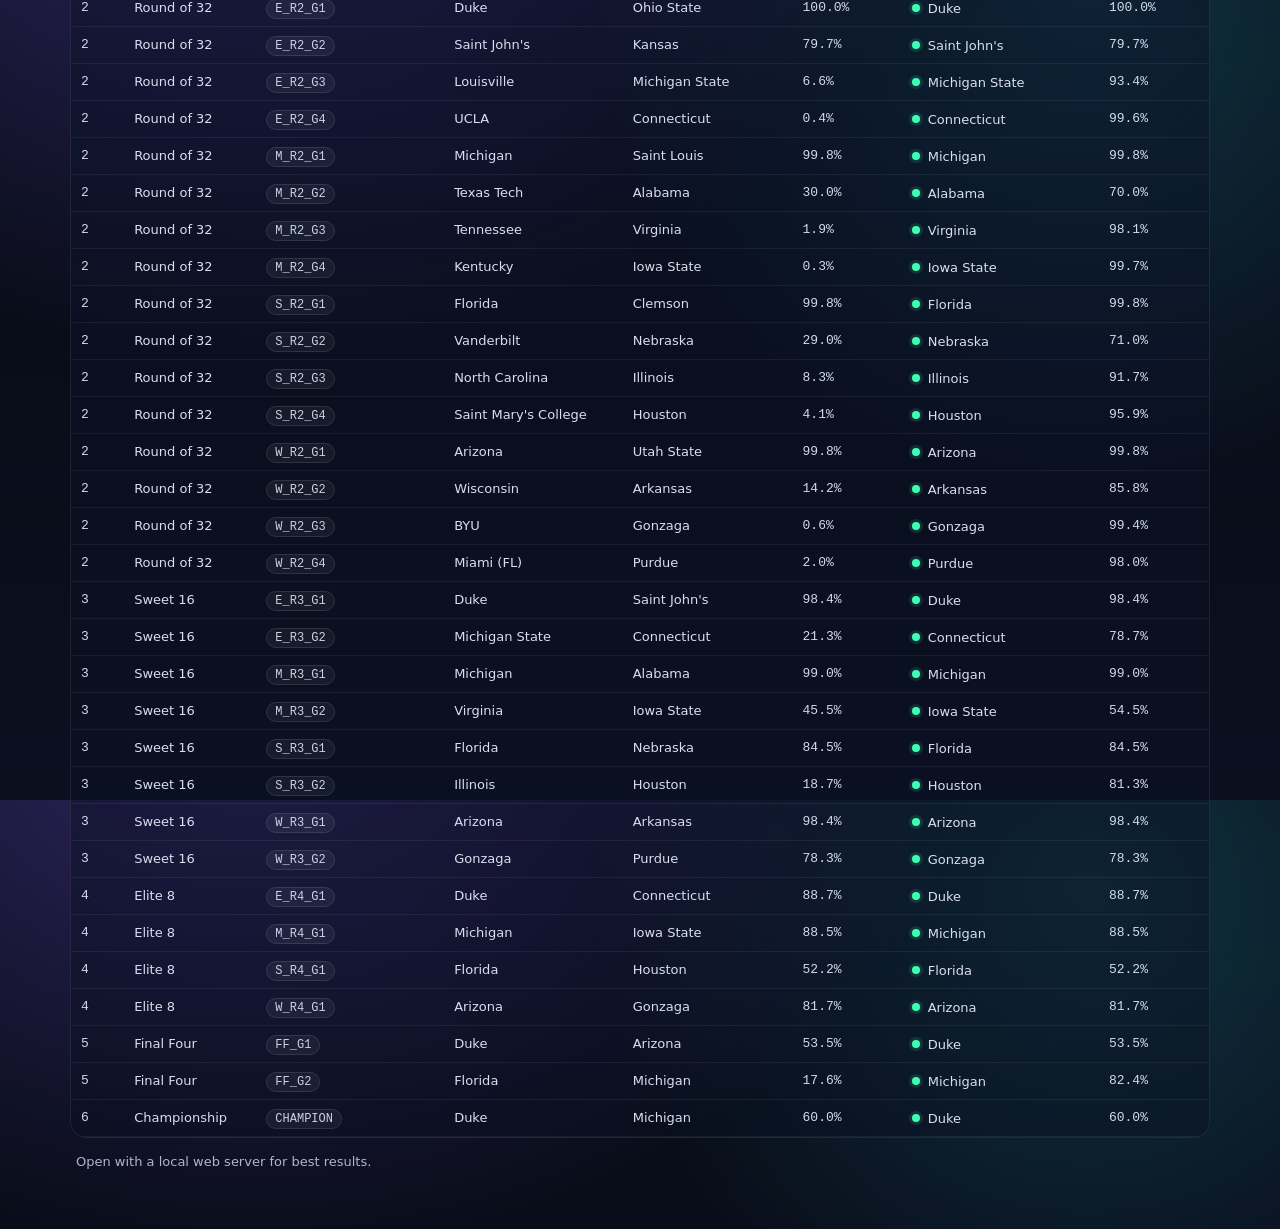
<file: websites/run_001/bracket.html>
<!doctype html>
<html lang="en">
  <head>
    <meta charset="utf-8" />
    <meta name="viewport" content="width=device-width, initial-scale=1" />
    <title>Bracket • March Madness Run</title>
    <link rel="stylesheet" href="./assets/styles.css" />
  </head>
  <body>
    <div class="bg"></div>
    <header class="header">
      <div class="container header__inner">
        <div>
          <div class="kicker">March Madness • Elo Pipeline</div>
          <h1 class="title">Bracket</h1>
          <div class="subtle" id="runMeta">Loading…</div>
        </div>
        <div class="header__actions">
          <a class="btn btn--ghost" href="./index.html">Overview</a>
          <a class="btn" href="./bracket.html">Bracket</a>
          <a class="btn btn--ghost" href="./power.html">Power</a>
          <a class="btn btn--ghost" id="downloadZip" href="#" download>Download data</a>
        </div>
      </div>
    </header>

    <main class="container main">
      <section class="panel" id="bracketviz">
        <div class="panel__header">
          <div>
            <h2 class="panel__title">Bracket</h2>
            <div class="subtle">Predicted winners highlighted.</div>
          </div>
        </div>

        <div class="bracketWrap">
          <div class="bracketSection" id="firstFour"></div>
          <div class="regionGrid" id="regionGrid"></div>
          <div class="bracketSection" id="finalFour"></div>
        </div>
      </section>

      <section class="panel" id="bracket">
        <div class="panel__header">
          <div>
            <h2 class="panel__title">Bracket predictions (table)</h2>
            <div class="subtle">Search and filter.</div>
          </div>
          <div class="panel__controls">
            <label class="field">
              <span class="field__label">Round</span>
              <select id="roundFilter" class="select"></select>
            </label>
            <label class="field">
              <span class="field__label">Search</span>
              <input id="bracketSearch" class="input" placeholder="e.g. Duke" />
            </label>
          </div>
        </div>
        <div class="tableWrap">
          <table class="table" id="bracketTable">
            <thead>
              <tr>
                <th data-key="round_order" data-type="number">#</th>
                <th data-key="round_name" data-type="string">Round</th>
                <th data-key="slot" data-type="string">Slot</th>
                <th data-key="team1" data-type="string">Team 1</th>
                <th data-key="team2" data-type="string">Team 2</th>
                <th data-key="team1_win_prob" data-type="number">P(Team 1)</th>
                <th data-key="winner" data-type="string">Winner</th>
                <th data-key="winner_prob" data-type="number">P(Winner)</th>
              </tr>
            </thead>
            <tbody></tbody>
          </table>
        </div>
      </section>

      <footer class="footer">
        <div class="subtle">Open with a local web server for best results.</div>
      </footer>
    </main>

    <script src="./assets/app.js"></script>
  </body>
</html>
</file>
<file: docs/run_001/assets/styles.css>
:root{
  --bg0:#070A12;
  --bg1:#0B1020;
  --card:#0E1630;
  --card2:#0D1530;
  --text:#EAF0FF;
  --muted:#AAB6D6;
  --line:rgba(255,255,255,.08);
  --accent:#7C5CFF;
  --accent2:#33D6FF;
  --danger:#FF4D6D;
  --ok:#3DFFB3;
  --shadow:0 10px 30px rgba(0,0,0,.35);
  --radius:16px;
  --mono: ui-monospace, SFMono-Regular, Menlo, Monaco, Consolas, "Liberation Mono", "Courier New", monospace;
  --sans: ui-sans-serif, system-ui, -apple-system, Segoe UI, Roboto, Helvetica, Arial, "Apple Color Emoji", "Segoe UI Emoji";
}
*{box-sizing:border-box}
html,body{height:100%}
body{
  margin:0;
  font-family:var(--sans);
  color:var(--text);
  background: radial-gradient(1200px 900px at 20% -10%, rgba(124,92,255,.35), transparent 60%),
              radial-gradient(900px 900px at 85% 10%, rgba(51,214,255,.20), transparent 55%),
              linear-gradient(180deg, var(--bg0), var(--bg1));
}
.bg{
  position:fixed; inset:0; pointer-events:none;
  background-image: linear-gradient(to right, rgba(255,255,255,.03) 1px, transparent 1px),
                    linear-gradient(to bottom, rgba(255,255,255,.03) 1px, transparent 1px);
  background-size: 48px 48px;
  mask-image: radial-gradient(800px 400px at 50% 0%, black, transparent 70%);
  opacity:.35;
}
.container{max-width:1140px; margin:0 auto; padding:0 18px}
.header{
  position:sticky; top:0; z-index:5;
  backdrop-filter: blur(12px);
  background: linear-gradient(180deg, rgba(7,10,18,.92), rgba(7,10,18,.65));
  border-bottom:1px solid var(--line);
}
.header__inner{
  display:flex; gap:18px; align-items:center; justify-content:space-between;
  padding:18px 0;
}
.kicker{font-size:12px; letter-spacing:.12em; text-transform:uppercase; color:var(--muted)}
.title{margin:4px 0 0; font-size:24px; line-height:1.1}
.subtle{color:var(--muted); font-size:13px}
.header__actions{
  display:flex;
  flex-direction:column;
  gap:10px;
  align-items:flex-end;
  max-width: 100%;
}
.runRow{display:flex; justify-content:flex-end; width:100%}
.runRow .field{min-width: 220px}
.navRow{
  display:flex;
  gap:10px;
  align-items:center;
  flex-wrap:nowrap;
  max-width: 100%;
  overflow-x:auto;
  padding: 6px;
  border:1px solid rgba(255,255,255,.10);
  border-radius: 16px;
  background: rgba(255,255,255,.03);
}
.navRow::-webkit-scrollbar{height:8px}
.navRow::-webkit-scrollbar-thumb{background: rgba(255,255,255,.12); border-radius: 999px}
.btn{
  display:inline-flex; align-items:center; justify-content:center;
  padding:10px 12px;
  border-radius:12px;
  background: linear-gradient(135deg, rgba(124,92,255,.95), rgba(51,214,255,.70));
  color:var(--text);
  text-decoration:none;
  border:1px solid rgba(255,255,255,.10);
  box-shadow: var(--shadow);
  font-weight:600;
  font-size:13px;
  transition: transform .12s ease, border-color .12s ease, background .12s ease, box-shadow .12s ease, opacity .12s ease;
  white-space: nowrap;
}
.btn:hover{transform: translateY(-1px); border-color: rgba(255,255,255,.18)}
.btn:active{transform: translateY(0); opacity: .95}
.btn--ghost{
  background: rgba(255,255,255,.04);
  box-shadow:none;
  color:var(--text);
}
.btn--ghost:hover{background: rgba(255,255,255,.07)}
.main{padding:18px 0 60px}
.cards{
  display:grid;
  grid-template-columns: repeat(3, minmax(0,1fr));
  gap:12px;
  margin:16px 0 20px;
}
.card{
  border:1px solid var(--line);
  border-radius:var(--radius);
  background: linear-gradient(180deg, rgba(14,22,48,.85), rgba(10,16,34,.75));
  box-shadow: var(--shadow);
  padding:14px 14px 12px;
}
.card__label{color:var(--muted); font-size:12px; letter-spacing:.04em}
.card__value{font-size:20px; font-weight:750; margin-top:6px}
.card__hint{color:var(--muted); font-size:12px; margin-top:4px}
.panel{
  margin-top:14px;
  border:1px solid var(--line);
  border-radius:var(--radius);
  background: linear-gradient(180deg, rgba(14,22,48,.60), rgba(10,16,34,.45));
  overflow:hidden;
}
.panel__header{
  padding:14px 14px 12px;
  display:flex; gap:12px; align-items:flex-end; justify-content:space-between; flex-wrap:wrap;
  border-bottom:1px solid var(--line);
}
.panel__title{margin:0; font-size:16px}
.panel__controls{display:flex; gap:10px; align-items:flex-end; flex-wrap:wrap}
.field{display:flex; flex-direction:column; gap:6px}
.field__label{font-size:11px; color:var(--muted); letter-spacing:.04em}
.input,.select{
  height:38px;
  border-radius:12px;
  border:1px solid rgba(255,255,255,.10);
  background: rgba(255,255,255,.04);
  color: var(--text);
  padding: 0 12px;
  outline:none;
  min-width:220px;
}
.select{min-width:180px}
.tableWrap{overflow:auto}
.table{
  width:100%;
  border-collapse:separate;
  border-spacing:0;
  font-size:13px;
}
thead th{
  position:sticky; top:0;
  background: rgba(7,10,18,.85);
  backdrop-filter: blur(8px);
  border-bottom:1px solid var(--line);
  color: rgba(234,240,255,.92);
  text-align:left;
  padding:12px 10px;
  font-weight:700;
  cursor:pointer;
  user-select:none;
  white-space:nowrap;
}
tbody td{
  padding:10px 10px;
  border-bottom:1px solid rgba(255,255,255,.06);
  color: rgba(234,240,255,.92);
  white-space:nowrap;
}
tbody tr:hover td{background: rgba(255,255,255,.03)}
.tag{
  font-family: var(--mono);
  font-size:12px;
  color: rgba(234,240,255,.85);
  background: rgba(255,255,255,.05);
  border:1px solid rgba(255,255,255,.10);
  border-radius:10px;
  padding:2px 8px;
}
.prob{
  font-family: var(--mono);
  color: rgba(234,240,255,.9);
}
.winner{
  display:inline-flex; gap:8px; align-items:center;
}
.dot{
  width:8px; height:8px; border-radius:99px;
  background: var(--ok);
  box-shadow: 0 0 0 3px rgba(61,255,179,.12);
}
.footer{padding:16px 6px 0}

/* Bracket visualization */
.bracketWrap{
  padding: 14px;
  display:flex;
  flex-direction:column;
  gap:14px;
}
.bracketSection{
  border:1px solid rgba(255,255,255,.07);
  background: rgba(255,255,255,.03);
  border-radius: 14px;
  padding: 12px;
}
.bracketSection__title{
  font-size: 13px;
  font-weight: 750;
  margin: 0 0 8px;
}
.firstFourGrid{
  display:grid;
  grid-template-columns: repeat(4, minmax(240px, 1fr));
  gap: 10px;
}
.regionGrid{
  display:grid;
  grid-template-columns: repeat(2, minmax(0, 1fr));
  gap: 12px;
}
.regionCard{
  border:1px solid rgba(255,255,255,.07);
  background: rgba(255,255,255,.03);
  border-radius: 14px;
  padding: 12px;
  overflow:hidden;
  position: relative;
  isolation: isolate;
}
.regionCard__head{
  display:flex;
  align-items:baseline;
  justify-content:space-between;
  gap: 10px;
  margin-bottom: 10px;
}
.regionCard__title{
  margin:0;
  font-size: 13px;
  font-weight: 800;
  letter-spacing: .04em;
  text-transform: uppercase;
  color: rgba(234,240,255,.92);
}
.regionCard__hint{color:var(--muted); font-size:12px}
.regionScroll{
  overflow:auto;
  padding-bottom: 2px;
}

.bracketGrid{
  display:grid;
  grid-template-columns: repeat(4, minmax(230px, 1fr));
  grid-template-rows: 24px repeat(16, 118px);
  column-gap: 14px;
  row-gap: 8px;
  min-width: 1080px;
}
.brColHeader{
  grid-row: 1;
  align-self:end;
  color: var(--muted);
  font-size: 11px;
  letter-spacing: .04em;
  text-transform: uppercase;
}
.brGame{
  border:1px solid rgba(255,255,255,.08);
  background: linear-gradient(180deg, rgba(14,22,48,.85), rgba(10,16,34,.65));
  border-radius: 14px;
  padding: 12px;
  box-shadow: 0 6px 16px rgba(0,0,0,.16);
  overflow:hidden;
  min-height: 108px;
}
.brGame__meta{
  display:flex;
  align-items:center;
  justify-content:space-between;
  gap:10px;
  margin-bottom: 10px;
}
.brTeam{
  display:flex;
  align-items:center;
  justify-content:space-between;
  gap:10px;
  padding: 8px 10px;
  border-radius: 12px;
  border:1px solid rgba(255,255,255,.06);
  background: rgba(255,255,255,.03);
  line-height: 1.2;
}
.brTeam + .brTeam{margin-top:6px}
.brTeam__name{
  display:flex;
  gap:8px;
  align-items:baseline;
  min-width: 0;
}
.seed{
  font-family: var(--mono);
  font-size: 11px;
  color: rgba(234,240,255,.80);
  opacity: .95;
}
.teamName{
  font-weight: 650;
  font-size: 12px;
  white-space: nowrap;
  overflow:hidden;
  text-overflow: ellipsis;
}
.brTeam__badge{
  font-family: var(--mono);
  font-size: 11px;
  color: rgba(234,240,255,.86);
  white-space:nowrap;
}
.brTeam--winner{
  border-color: rgba(61,255,179,.25);
  background: rgba(61,255,179,.08);
}
.finalFourGrid{
  display:grid;
  grid-template-columns: repeat(3, minmax(260px, 1fr));
  gap: 10px;
}
.championCard{
  border:1px solid rgba(255,255,255,.10);
  background: linear-gradient(135deg, rgba(124,92,255,.22), rgba(51,214,255,.12));
}
@media (max-width: 1100px){
  .regionGrid{grid-template-columns:1fr}
  .firstFourGrid{grid-template-columns:1fr}
  .finalFourGrid{grid-template-columns:1fr}
}
@media (max-width: 900px){
  .cards{grid-template-columns:1fr}
  .input{min-width: 180px}
}
</file>
<file: websites/run_001/assets/styles.css>
:root{
  --bg0:#070A12;
  --bg1:#0B1020;
  --card:#0E1630;
  --card2:#0D1530;
  --text:#EAF0FF;
  --muted:#AAB6D6;
  --line:rgba(255,255,255,.08);
  --accent:#7C5CFF;
  --accent2:#33D6FF;
  --danger:#FF4D6D;
  --ok:#3DFFB3;
  --shadow:0 10px 30px rgba(0,0,0,.35);
  --radius:16px;
  --mono: ui-monospace, SFMono-Regular, Menlo, Monaco, Consolas, "Liberation Mono", "Courier New", monospace;
  --sans: ui-sans-serif, system-ui, -apple-system, Segoe UI, Roboto, Helvetica, Arial, "Apple Color Emoji", "Segoe UI Emoji";
}
*{box-sizing:border-box}
html,body{height:100%}
body{
  margin:0;
  font-family:var(--sans);
  color:var(--text);
  background: radial-gradient(1200px 900px at 20% -10%, rgba(124,92,255,.35), transparent 60%),
              radial-gradient(900px 900px at 85% 10%, rgba(51,214,255,.20), transparent 55%),
              linear-gradient(180deg, var(--bg0), var(--bg1));
}
.bg{
  position:fixed; inset:0; pointer-events:none;
  background-image: linear-gradient(to right, rgba(255,255,255,.03) 1px, transparent 1px),
                    linear-gradient(to bottom, rgba(255,255,255,.03) 1px, transparent 1px);
  background-size: 48px 48px;
  mask-image: radial-gradient(800px 400px at 50% 0%, black, transparent 70%);
  opacity:.35;
}
.container{max-width:1140px; margin:0 auto; padding:0 18px}
.header{
  position:sticky; top:0; z-index:5;
  backdrop-filter: blur(12px);
  background: linear-gradient(180deg, rgba(7,10,18,.92), rgba(7,10,18,.65));
  border-bottom:1px solid var(--line);
}
.header__inner{
  display:flex; gap:18px; align-items:center; justify-content:space-between;
  padding:18px 0;
}
.kicker{font-size:12px; letter-spacing:.12em; text-transform:uppercase; color:var(--muted)}
.title{margin:4px 0 0; font-size:24px; line-height:1.1}
.subtle{color:var(--muted); font-size:13px}
.header__actions{
  display:flex;
  flex-direction:column;
  gap:10px;
  align-items:flex-end;
  max-width: 100%;
}
.runRow{display:flex; justify-content:flex-end; width:100%}
.runRow .field{min-width: 220px}
.navRow{
  display:flex;
  gap:10px;
  align-items:center;
  flex-wrap:nowrap;
  max-width: 100%;
  overflow-x:auto;
  padding: 6px;
  border:1px solid rgba(255,255,255,.10);
  border-radius: 16px;
  background: rgba(255,255,255,.03);
}
.navRow::-webkit-scrollbar{height:8px}
.navRow::-webkit-scrollbar-thumb{background: rgba(255,255,255,.12); border-radius: 999px}
.btn{
  display:inline-flex; align-items:center; justify-content:center;
  padding:10px 12px;
  border-radius:12px;
  background: linear-gradient(135deg, rgba(124,92,255,.95), rgba(51,214,255,.70));
  color:var(--text);
  text-decoration:none;
  border:1px solid rgba(255,255,255,.10);
  box-shadow: var(--shadow);
  font-weight:600;
  font-size:13px;
  transition: transform .12s ease, border-color .12s ease, background .12s ease, box-shadow .12s ease, opacity .12s ease;
  white-space: nowrap;
}
.btn:hover{transform: translateY(-1px); border-color: rgba(255,255,255,.18)}
.btn:active{transform: translateY(0); opacity: .95}
.btn--ghost{
  background: rgba(255,255,255,.04);
  box-shadow:none;
  color:var(--text);
}
.btn--ghost:hover{background: rgba(255,255,255,.07)}
.main{padding:18px 0 60px}
.cards{
  display:grid;
  grid-template-columns: repeat(3, minmax(0,1fr));
  gap:12px;
  margin:16px 0 20px;
}
.card{
  border:1px solid var(--line);
  border-radius:var(--radius);
  background: linear-gradient(180deg, rgba(14,22,48,.85), rgba(10,16,34,.75));
  box-shadow: var(--shadow);
  padding:14px 14px 12px;
}
.card__label{color:var(--muted); font-size:12px; letter-spacing:.04em}
.card__value{font-size:20px; font-weight:750; margin-top:6px}
.card__hint{color:var(--muted); font-size:12px; margin-top:4px}
.panel{
  margin-top:14px;
  border:1px solid var(--line);
  border-radius:var(--radius);
  background: linear-gradient(180deg, rgba(14,22,48,.60), rgba(10,16,34,.45));
  overflow:hidden;
}
.panel__header{
  padding:14px 14px 12px;
  display:flex; gap:12px; align-items:flex-end; justify-content:space-between; flex-wrap:wrap;
  border-bottom:1px solid var(--line);
}
.panel__title{margin:0; font-size:16px}
.panel__controls{display:flex; gap:10px; align-items:flex-end; flex-wrap:wrap}
.field{display:flex; flex-direction:column; gap:6px}
.field__label{font-size:11px; color:var(--muted); letter-spacing:.04em}
.input,.select{
  height:38px;
  border-radius:12px;
  border:1px solid rgba(255,255,255,.10);
  background: rgba(255,255,255,.04);
  color: var(--text);
  padding: 0 12px;
  outline:none;
  min-width:220px;
}
.select{min-width:180px}
.tableWrap{overflow:auto}
.table{
  width:100%;
  border-collapse:separate;
  border-spacing:0;
  font-size:13px;
}
thead th{
  position:sticky; top:0;
  background: rgba(7,10,18,.85);
  backdrop-filter: blur(8px);
  border-bottom:1px solid var(--line);
  color: rgba(234,240,255,.92);
  text-align:left;
  padding:12px 10px;
  font-weight:700;
  cursor:pointer;
  user-select:none;
  white-space:nowrap;
}
tbody td{
  padding:10px 10px;
  border-bottom:1px solid rgba(255,255,255,.06);
  color: rgba(234,240,255,.92);
  white-space:nowrap;
}
tbody tr:hover td{background: rgba(255,255,255,.03)}
.tag{
  font-family: var(--mono);
  font-size:12px;
  color: rgba(234,240,255,.85);
  background: rgba(255,255,255,.05);
  border:1px solid rgba(255,255,255,.10);
  border-radius:10px;
  padding:2px 8px;
}
.prob{
  font-family: var(--mono);
  color: rgba(234,240,255,.9);
}
.winner{
  display:inline-flex; gap:8px; align-items:center;
}
.dot{
  width:8px; height:8px; border-radius:99px;
  background: var(--ok);
  box-shadow: 0 0 0 3px rgba(61,255,179,.12);
}
.footer{padding:16px 6px 0}

/* Bracket visualization */
.bracketWrap{
  padding: 14px;
  display:flex;
  flex-direction:column;
  gap:14px;
}
.bracketSection{
  border:1px solid rgba(255,255,255,.07);
  background: rgba(255,255,255,.03);
  border-radius: 14px;
  padding: 12px;
}
.bracketSection__title{
  font-size: 13px;
  font-weight: 750;
  margin: 0 0 8px;
}
.firstFourGrid{
  display:grid;
  grid-template-columns: repeat(4, minmax(240px, 1fr));
  gap: 10px;
}
.regionGrid{
  display:grid;
  grid-template-columns: repeat(2, minmax(0, 1fr));
  gap: 12px;
}
.regionCard{
  border:1px solid rgba(255,255,255,.07);
  background: rgba(255,255,255,.03);
  border-radius: 14px;
  padding: 12px;
  overflow:hidden;
  position: relative;
  isolation: isolate;
}
.regionCard__head{
  display:flex;
  align-items:baseline;
  justify-content:space-between;
  gap: 10px;
  margin-bottom: 10px;
}
.regionCard__title{
  margin:0;
  font-size: 13px;
  font-weight: 800;
  letter-spacing: .04em;
  text-transform: uppercase;
  color: rgba(234,240,255,.92);
}
.regionCard__hint{color:var(--muted); font-size:12px}
.regionScroll{
  overflow:auto;
  padding-bottom: 2px;
}

.bracketGrid{
  display:grid;
  grid-template-columns: repeat(4, minmax(230px, 1fr));
  grid-template-rows: 24px repeat(16, 118px);
  column-gap: 14px;
  row-gap: 8px;
  min-width: 1080px;
}
.brColHeader{
  grid-row: 1;
  align-self:end;
  color: var(--muted);
  font-size: 11px;
  letter-spacing: .04em;
  text-transform: uppercase;
}
.brGame{
  border:1px solid rgba(255,255,255,.08);
  background: linear-gradient(180deg, rgba(14,22,48,.85), rgba(10,16,34,.65));
  border-radius: 14px;
  padding: 12px;
  box-shadow: 0 6px 16px rgba(0,0,0,.16);
  overflow:hidden;
  min-height: 108px;
}
.brGame__meta{
  display:flex;
  align-items:center;
  justify-content:space-between;
  gap:10px;
  margin-bottom: 10px;
}
.brTeam{
  display:flex;
  align-items:center;
  justify-content:space-between;
  gap:10px;
  padding: 8px 10px;
  border-radius: 12px;
  border:1px solid rgba(255,255,255,.06);
  background: rgba(255,255,255,.03);
  line-height: 1.2;
}
.brTeam + .brTeam{margin-top:6px}
.brTeam__name{
  display:flex;
  gap:8px;
  align-items:baseline;
  min-width: 0;
}
.seed{
  font-family: var(--mono);
  font-size: 11px;
  color: rgba(234,240,255,.80);
  opacity: .95;
}
.teamName{
  font-weight: 650;
  font-size: 12px;
  white-space: nowrap;
  overflow:hidden;
  text-overflow: ellipsis;
}
.brTeam__badge{
  font-family: var(--mono);
  font-size: 11px;
  color: rgba(234,240,255,.86);
  white-space:nowrap;
}
.brTeam--winner{
  border-color: rgba(61,255,179,.25);
  background: rgba(61,255,179,.08);
}
.finalFourGrid{
  display:grid;
  grid-template-columns: repeat(3, minmax(260px, 1fr));
  gap: 10px;
}
.championCard{
  border:1px solid rgba(255,255,255,.10);
  background: linear-gradient(135deg, rgba(124,92,255,.22), rgba(51,214,255,.12));
}
@media (max-width: 1100px){
  .regionGrid{grid-template-columns:1fr}
  .firstFourGrid{grid-template-columns:1fr}
  .finalFourGrid{grid-template-columns:1fr}
}
@media (max-width: 900px){
  .cards{grid-template-columns:1fr}
  .input{min-width: 180px}
}
</file>
